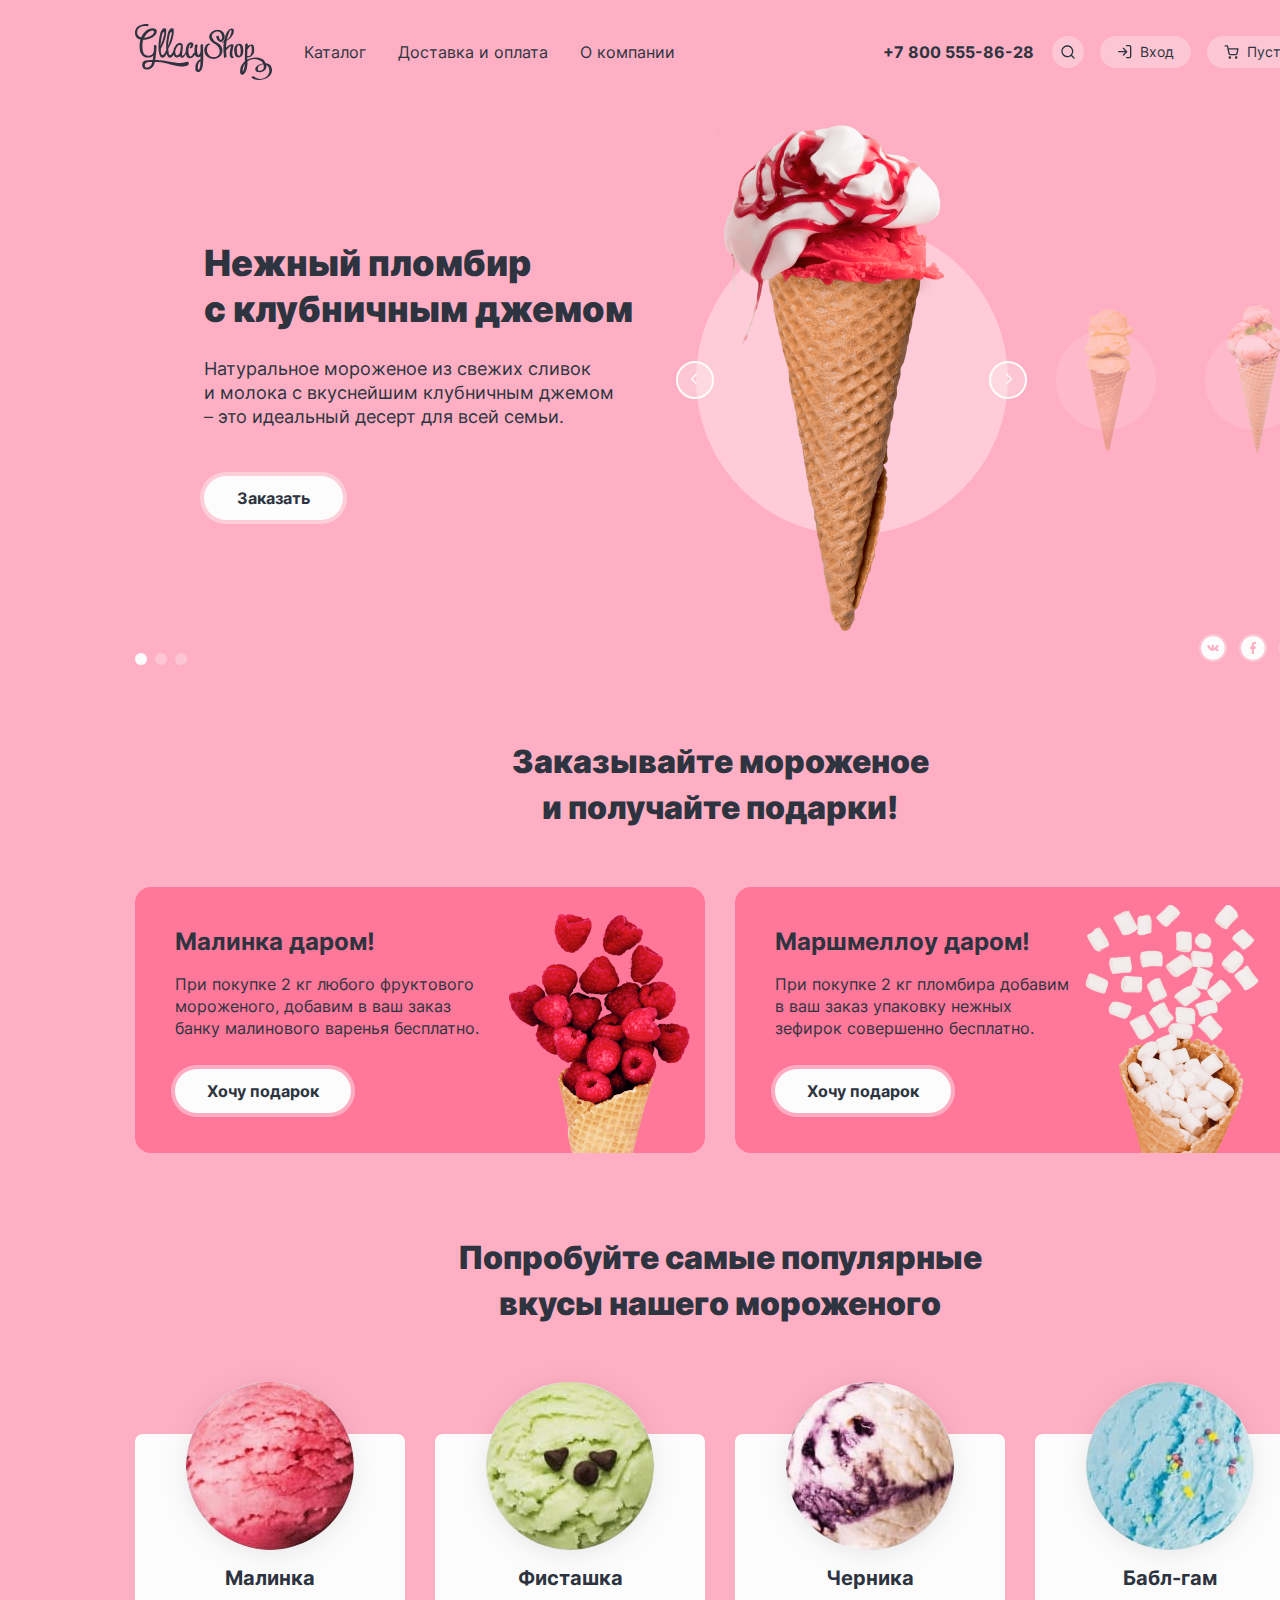
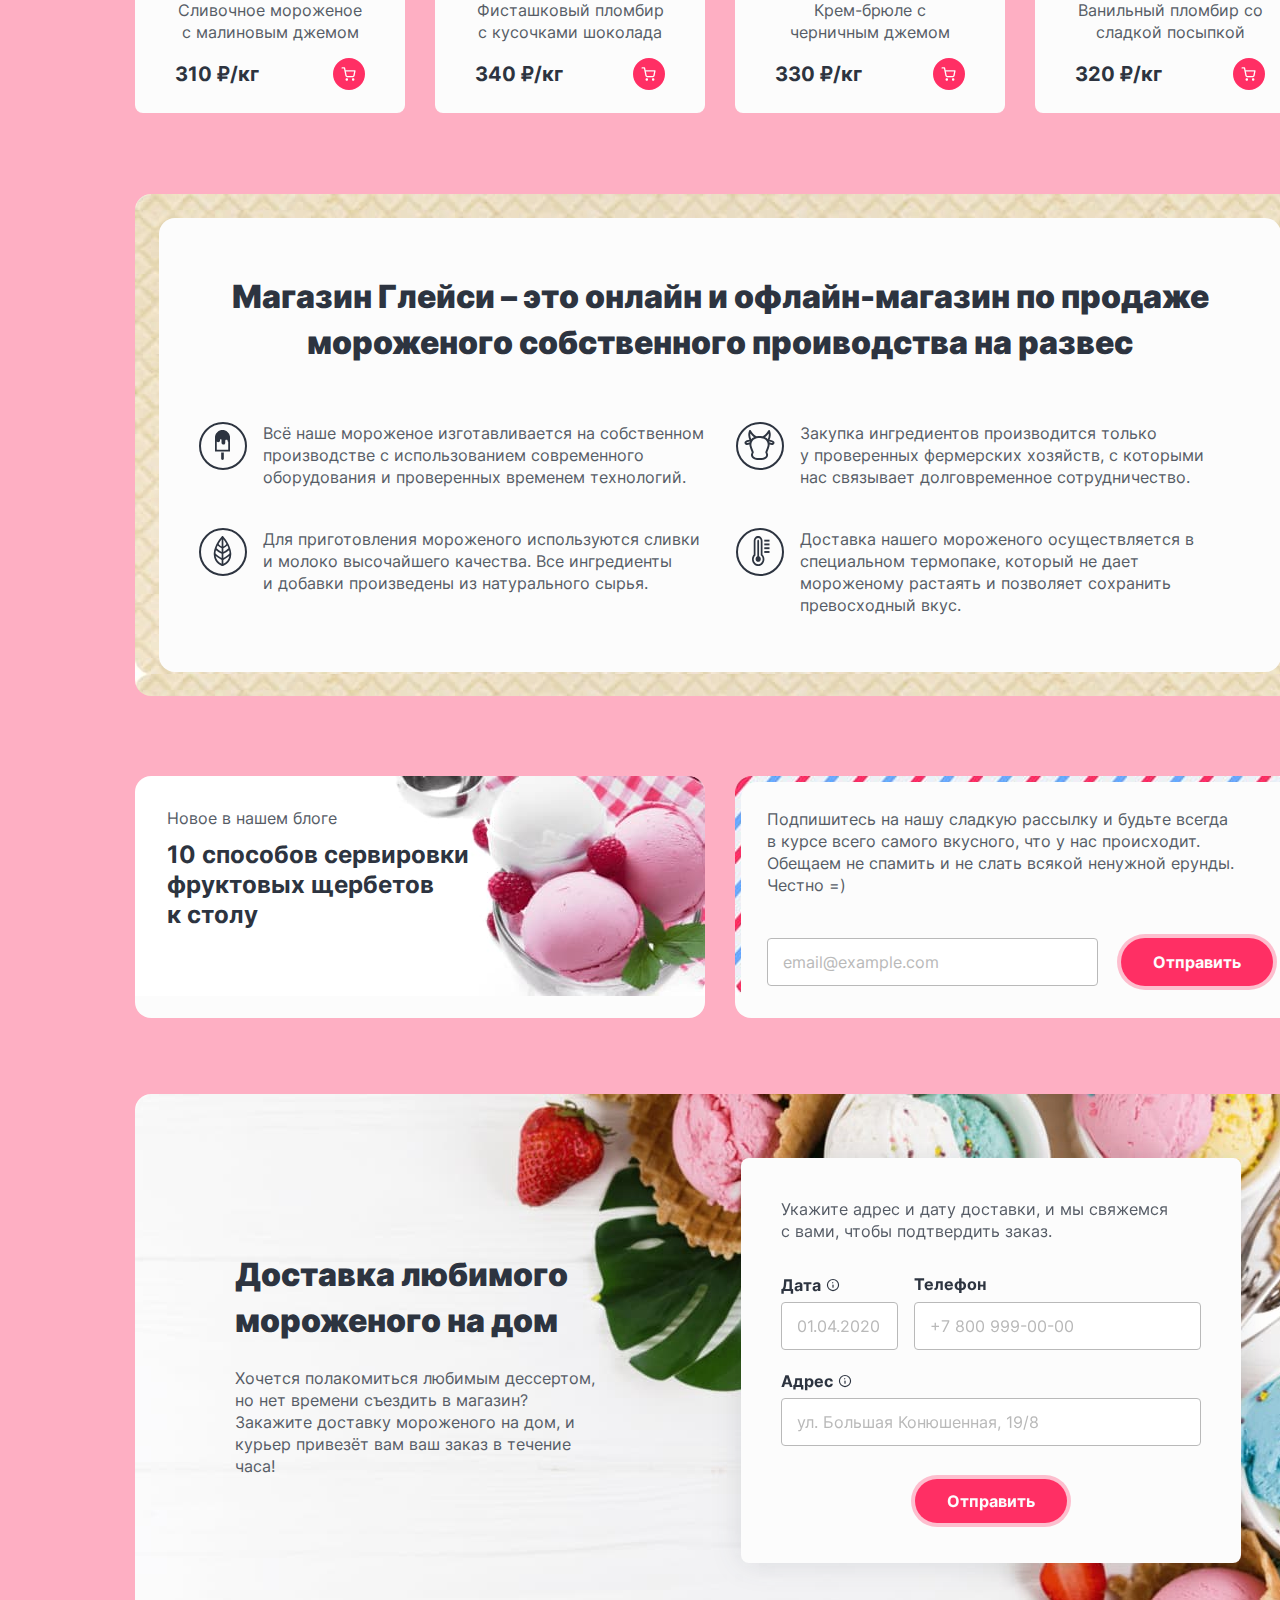
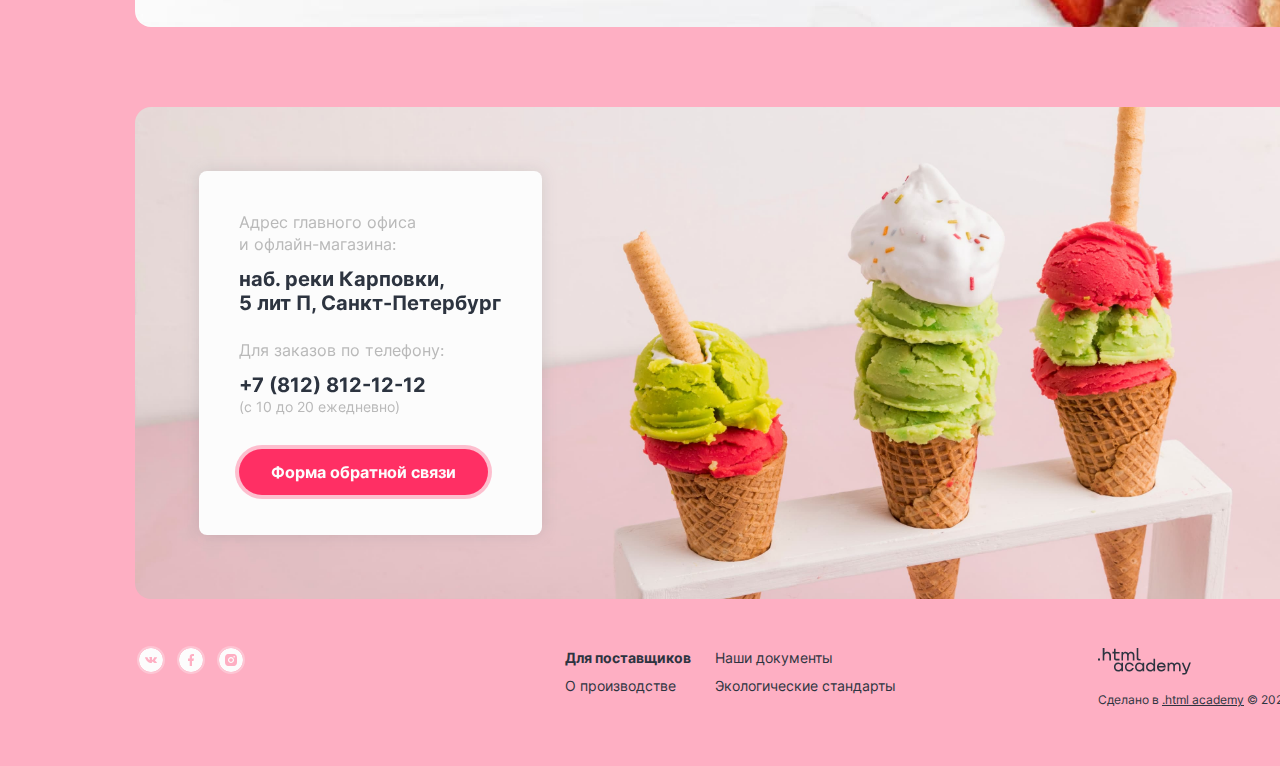
<file: index.html>
<!DOCTYPE html>
<html lang="ru">
  <head>
    <meta charset="utf-8">
    <meta name="viewport" content="width=device-width, initial-scale=1">
    <title>HTML Academy: Глейси</title>
    <link rel="stylesheet" href="styles/styles.css">
    <link rel="icon" type="image/png" sizes="32x32" href="images/favicon-32.png">
    <link href="https://fonts.googleapis.com/css2?family=Inter:wght@400;700;900&display=swap" rel="stylesheet">
  </head>

  <body class="page-pink page-blue page-yellow">
    <header class="main-header">
      <div class="container page-container">
        <nav class="navigation">
          <a class="logo" href="index.html"><img src="images/logo.svg" alt="Лого магазина мороженного «Глейси»" width="137" height="56"></a>
          <ul class="navigation-list">
            <li class="navigation-item">
              <a class="navigation-link" href="catalog.html" tabindex="-1">Каталог</a>
            </li>
            <li class="navigation-item">
              <a class="navigation-link" tabindex="0">Доставка и оплата</a>
            </li>
            <li class="navigation-item">
              <a class="navigation-link" tabindex="0">О компании</a>
            </li>
          </ul>
          <a class="contact-phone" href="tel:+78005558628">
            <b>+7 800 555-86-28</b>
          </a>
          <ul class="navigation-list navigation-user">
            <li class="navigation-item">
              <a class="navigation-link" href="#" tabindex="0">
                <svg class="navigation-icon" aria-hidden="true" focusable="false" width="16" height="16" xmlns="http://www.w3.org/2000/svg">
                  <path fill-rule="evenodd" clip-rule="evenodd" d="M2.66341 7.33008C2.66341 4.75275 4.75275 2.66341 7.33008 2.66341C9.90741 2.66341 11.9967 4.75275 11.9967 7.33008C11.9967 8.58735 11.4995 9.7285 10.691 10.5676C10.6682 10.5852 10.6462 10.6044 10.6253 10.6253C10.6044 10.6463 10.5852 10.6682 10.5676 10.6911C9.72847 11.4996 8.58734 11.9967 7.33008 11.9967C4.75275 11.9967 2.66341 9.90741 2.66341 7.33008ZM11.0752 12.018C10.0487 12.8391 8.74675 13.3301 7.33008 13.3301C4.01637 13.3301 1.33008 10.6438 1.33008 7.33008C1.33008 4.01637 4.01637 1.33008 7.33008 1.33008C10.6438 1.33008 13.3301 4.01637 13.3301 7.33008C13.3301 8.74676 12.8391 10.0488 12.018 11.0752L14.4681 13.5253C14.7285 13.7857 14.7285 14.2078 14.4681 14.4682C14.2078 14.7285 13.7857 14.7285 13.5253 14.4682L11.0752 12.018Z"/>
                </svg>
                <span class="visually-hidden">Поиск по сайту</span>
              </a>
              <div class="popover popover-navigation-search">
                <input class="field popover-search-field" tabindex="1" type="search" name="search" placeholder="Поиск по сайту">
              </div>
            </li>
            <li class="navigation-item">
              <a class="navigation-link navigation-login" href="#" tabindex="0">
                <svg class="navigation-icon" aria-hidden="true" focusable="false" width="16" height="16" xmlns="http://www.w3.org/2000/svg">
                  <path fill-rule="evenodd" clip-rule="evenodd" d="M9 1.66667C9 1.29848 9.29848 1 9.66667 1H12.3333C12.8638 1 13.3725 1.21071 13.7475 1.58579C14.1226 1.96086 14.3333 2.46957 14.3333 3V12.3333C14.3333 12.8638 14.1226 13.3725 13.7475 13.7475C13.3725 14.1226 12.8638 14.3333 12.3333 14.3333H9.66667C9.29848 14.3333 9 14.0349 9 13.6667C9 13.2985 9.29848 13 9.66667 13H12.3333C12.5101 13 12.6797 12.9298 12.8047 12.8047C12.9298 12.6797 13 12.5101 13 12.3333V3C13 2.82319 12.9298 2.65362 12.8047 2.5286C12.6797 2.40357 12.5101 2.33333 12.3333 2.33333H9.66667C9.29848 2.33333 9 2.03486 9 1.66667ZM5.86189 3.86193C6.12224 3.60158 6.54435 3.60158 6.8047 3.86193L10.1338 7.19103C10.1509 7.20785 10.1671 7.22559 10.1824 7.24416C10.2142 7.28296 10.2411 7.32451 10.2628 7.36795C10.3079 7.45781 10.3333 7.55927 10.3333 7.66667C10.3333 7.77529 10.3074 7.87785 10.2613 7.96846C10.241 8.00841 10.2164 8.04675 10.1876 8.08278C10.1708 8.10378 10.1527 8.12375 10.1335 8.14256L6.8047 11.4714C6.54435 11.7318 6.12224 11.7318 5.86189 11.4714C5.60154 11.2111 5.60154 10.7889 5.86189 10.5286L8.05715 8.33333H1.66667C1.29848 8.33333 1 8.03486 1 7.66667C1 7.29848 1.29848 7 1.66667 7H8.05715L5.86189 4.80474C5.60154 4.54439 5.60154 4.12228 5.86189 3.86193Z"/>
                </svg>
                Вход
              </a>
              <div class="popover popover-navigation-login">
                <h3 class="popover-navigation-login-title">Личный кабинет</h3>
                <form action="https://echo.htmlacademy.ru/" method="post">
                  <div class="popover-navigation-login-email">
                    <label class="visually-hidden" for="login-email">login-email</label>
                    <input class="field popover-login-field" type="email" id="login-email" name="email" placeholder="email@example.com" autocomplete="on">
                  </div>
                  <div class="popover-navigation-login-password">
                    <label class="visually-hidden" for="password">Пароль</label>
                    <input class="field popover-login-field" type="password" id="password" placeholder="······" name="password">
                  </div>
                  <div class="popover-form-wrapper">
                    <button class="button button-navigation-login" type="submit">Войти</button>
                    <div class="popover-container">
                      <a class="popover-forget-password" href="#">Забыли пароль?</a>
                      <a class="popover-registration" href="#">Регистрация</a>
                    </div>
                  </div>
                </form>
              </div>
            </li>
            <li class="navigation-item">
              <a class="navigation-link navigation-cart" href="#" tabindex="0">
                <svg class="navigation-icon" aria-hidden="true" focusable="false" width="16" height="16" xmlns="http://www.w3.org/2000/svg">
                  <path fill-rule="evenodd" clip-rule="evenodd" d="M1.16667 1.25C0.798477 1.25 0.5 1.54848 0.5 1.91667C0.5 2.28486 0.798477 2.58333 1.16667 2.58333H2.93794L3.40537 4.91872C3.40821 4.93667 3.41176 4.95438 3.416 4.97182L4.38338 9.80515L4.3835 9.80571C4.46706 10.2257 4.69562 10.603 5.02921 10.8715C5.36111 11.1387 5.77595 11.2813 6.20183 11.2748H11.8225C12.2484 11.2813 12.6633 11.1387 12.9952 10.8715C13.3289 10.6029 13.5575 10.2254 13.641 9.80515L13.641 9.80515L13.642 9.80016L14.5691 4.93872C14.6063 4.74355 14.5545 4.54195 14.4279 4.38887C14.3012 4.23578 14.1129 4.14716 13.9142 4.14716H4.61072L4.1381 1.78583C4.07574 1.47426 3.80215 1.25 3.4844 1.25H1.16667ZM5.69098 9.54444L4.87759 5.4805H13.1084L12.3328 9.54736C12.31 9.65988 12.2485 9.7609 12.1591 9.83291C12.0691 9.90535 11.9565 9.94383 11.841 9.94162L11.841 9.94149H11.8282H6.19614V9.94137L6.18337 9.94162C6.06787 9.94383 5.95528 9.90535 5.8653 9.83291C5.77531 9.76048 5.71368 9.6587 5.69117 9.5454L5.69098 9.54444ZM4.55739 13.5054C4.55739 12.8175 5.1151 12.2597 5.80307 12.2597C6.49105 12.2597 7.04876 12.8175 7.04876 13.5054C7.04876 14.1934 6.49105 14.7511 5.80307 14.7511C5.1151 14.7511 4.55739 14.1934 4.55739 13.5054ZM10.9307 13.5054C10.9307 12.8175 11.4884 12.2597 12.1764 12.2597C12.8644 12.2597 13.4221 12.8175 13.4221 13.5054C13.4221 14.1934 12.8644 14.7511 12.1764 14.7511C11.4884 14.7511 10.9307 14.1934 10.9307 13.5054Z"/>
                </svg>
                <span class="visually-hidden">Корзина</span>
                Пусто
              </a>
            <div class="popover popover-navigation-cart">
              <p class="popover-navigation-cart-description">Ваша корзина пока пуста</p>
            </div>
            </li>
          </ul>
        </nav>
      </div>
    </header>

    <main class="main-index">
      <div class="page-container">
        <h1 class="visually-hidden">Магазин мороженого "Глейси"</h1>
        <section class="slider">
          <ul class="slider-list">
            <li class="slider-item slide-current">
              <div class="slider-container">
                <h3 class="slider-item-title">Нежный пломбир<br> с клубничным джемом</h3>
                <p class="slider-item-desctiption">Натуральное мороженое из свежих сливок<br> и молока с вкуснейшим клубничным джемом<br> – это идеальный десерт для всей семьи.</p>
                <a class="button slide-button" href="#"><span>Заказать</span></a>
              </div>
              <div class="slider-block">
                <ul class="slider-block-list">
                  <li class="curent-slider-image slider-image-1">
                    <ul class="slider-image-list">
                      <li class="large-img">
                        <img src="images/plombir-starwberryjam-icecream.png" alt="мороженное в конусе" width="306" height="507">
                        <span class="circle"></span>
                      </li>
                      <li class="small-img-1">
                        <img src="images/small-img-banana.png" alt="банановое мороженное в конусе" width="66" height="150">
                      </li>
                      <li class="small-img-2">
                        <img src="images/small-img-caramel.png" alt="карамелевое мороженное в конусе" width="66" height="150">
                      </li>
                    </ul>
                  </li>
                  <li class="slider-image-2">
                    <ul class="slider-image-list">
                      <li class="large-img">
                        <img src="images/plombir-banana-icecream.png" alt="мороженное в конусе">
                        <span class="circle"></span></li>
                      <li class="small-img-1">
                        <img src="images/small-img-caramel.png" alt="карамелевое мороженное в конусе" width="66" height="150">
                      </li>
                      <li class="small-img-2">
                        <img src="images/small-plombir-starwberryjam-icecream.png" alt="пломбирное клубнично-джемовое мороженное в конусе" width="66" height="150">
                      </li>
                    </ul>
                  </li>
                  <li class="slider-image-3">
                    <ul class="slider-image-list">
                      <li class="large-img">
                        <img src="images/caramel-conus-icecream.png" alt="мороженное в конусе">
                        <span class="circle"></span>
                      </li>
                      <li class="small-img-1">
                        <img src="images/small-plombir-starwberryjam-icecream.png" alt="пломбирное клубнично-джемовое мороженное в конусе" width="66" height="150">
                      </li>
                      <li class="small-img-2">
                        <img src="images/small-img-banana.png" alt="банановое мороженное в конусе" width="66" height="150">
                      </li>
                    </ul>
                  </li>
                </ul>
                <div class="slider-controls">
                  <button class="slider-button slider-next" type="button">
                    <svg width="16" height="16" fill="none" xmlns="http://www.w3.org/2000/svg">
                      <path fill-rule="evenodd" clip-rule="evenodd" d="M9.80335 3.80515C10.063 3.54545 10.063 3.12439 9.80335 2.8647C9.54365 2.605 9.12259 2.605 8.8629 2.8647L4.19482 7.53277C3.93597 7.79162 3.93512 8.21075 4.19226 8.47065C4.19342 8.47183 4.19459 8.47301 4.19576 8.47418L8.86384 13.1423C9.12354 13.402 9.54459 13.402 9.80429 13.1423C10.064 12.8826 10.064 12.4615 9.80429 12.2018L5.60549 8.00301L9.80335 3.80515Z"/>
                    </svg>
                    <span class="visually-hidden">Предыдущее фото</span>
                  </button>
                  <button class="slider-button slider-prev" type="button">
                    <svg width="16" height="16" fill="none" xmlns="http://www.w3.org/2000/svg">
                      <path fill-rule="evenodd" clip-rule="evenodd" d="M7.13526 2.8647C6.87557 2.605 6.45451 2.605 6.19481 2.8647C5.93511 3.12439 5.93511 3.54545 6.19481 3.80515L10.3961 8.00643L6.19477 12.2077C5.93508 12.4674 5.93508 12.8885 6.19477 13.1482C6.45447 13.4079 6.87553 13.4079 7.13523 13.1482L11.804 8.47944C11.8049 8.47852 11.8058 8.47759 11.8068 8.47666C12.0665 8.21696 12.0665 7.79591 11.8068 7.53621L7.13526 2.8647Z"/>
                    </svg>
                    <span class="visually-hidden">Следующее фото</span>
                  </button>
                </div>
              </div>
            </li>
            <li class="slider-item slide">
              <div class="slider-container">
                <h3 class="slider-item-title">Сливочное мороженое<br> со вкусом банана</h3>
                <p class="slider-item-desctiption">Сливочное мороженое с ярким банановым вкусом подарит вам свежесть и наслаждение даже в самый жаркий летний день.</p>
                <a class="button slide-button" href="#"><span>Заказать</span></a>
              </div>
              <div class="slider-block">
                <ul class="slider-block-list">
                  <li class="slider-image-1">
                    <ul class="slider-image-list">
                      <li class="large-img">
                        <img src="images/plombir-starwberryjam-icecream.png" alt="мороженное в конусе" width="306" height="507">
                        <span class="circle"></span>
                      </li>
                      <li class="small-img-1">
                        <img src="images/small-img-banana.png" alt="банановое мороженное в конусе" width="66" height="150">
                      </li>
                      <li class="small-img-2">
                        <img src="images/small-img-caramel.png" alt="карамелевое мороженное в конусе" width="66" height="150">
                      </li>
                    </ul>
                  </li>
                  <li class="curent-slider-image slider-image-2">
                    <ul class="slider-image-list">
                      <li class="large-img">
                        <img src="images/plombir-banana-icecream.png" alt="мороженное в конусе">
                        <span class="circle"></span></li>
                      <li class="small-img-1">
                        <img src="images/small-img-caramel.png" alt="карамелевое мороженное в конусе" width="66" height="150">
                      </li>
                      <li class="small-img-2">
                        <img src="images/small-plombir-starwberryjam-icecream.png" alt="пломбирное клубнично-джемовое мороженное в конусе" width="66" height="150">
                      </li>
                    </ul>
                  </li>
                  <li class="slider-image-3">
                    <ul class="slider-image-list">
                      <li class="large-img">
                        <img src="images/caramel-conus-icecream.png" alt="мороженное в конусе">
                        <span class="circle"></span>
                      </li>
                      <li class="small-img-1">
                        <img src="images/small-plombir-starwberryjam-icecream.png" alt="пломбирное клубнично-джемовое мороженное в конусе" width="66" height="150">
                      </li>
                      <li class="small-img-2">
                        <img src="images/small-img-banana.png" alt="банановое мороженное в конусе" width="66" height="150">
                      </li>
                    </ul>
                  </li>
                </ul>
                <div class="slider-controls">
                  <button class="slider-button slider-next" type="button">
                    <svg width="16" height="16" fill="none" xmlns="http://www.w3.org/2000/svg">
                      <path fill-rule="evenodd" clip-rule="evenodd" d="M9.80335 3.80515C10.063 3.54545 10.063 3.12439 9.80335 2.8647C9.54365 2.605 9.12259 2.605 8.8629 2.8647L4.19482 7.53277C3.93597 7.79162 3.93512 8.21075 4.19226 8.47065C4.19342 8.47183 4.19459 8.47301 4.19576 8.47418L8.86384 13.1423C9.12354 13.402 9.54459 13.402 9.80429 13.1423C10.064 12.8826 10.064 12.4615 9.80429 12.2018L5.60549 8.00301L9.80335 3.80515Z"/>
                    </svg>
                    <span class="visually-hidden">Предыдущее фото</span>
                  </button>
                  <button class="slider-button slider-prev" type="button">
                    <svg width="16" height="16" fill="none" xmlns="http://www.w3.org/2000/svg">
                      <path fill-rule="evenodd" clip-rule="evenodd" d="M7.13526 2.8647C6.87557 2.605 6.45451 2.605 6.19481 2.8647C5.93511 3.12439 5.93511 3.54545 6.19481 3.80515L10.3961 8.00643L6.19477 12.2077C5.93508 12.4674 5.93508 12.8885 6.19477 13.1482C6.45447 13.4079 6.87553 13.4079 7.13523 13.1482L11.804 8.47944C11.8049 8.47852 11.8058 8.47759 11.8068 8.47666C12.0665 8.21696 12.0665 7.79591 11.8068 7.53621L7.13526 2.8647Z"/>
                    </svg>
                    <span class="visually-hidden">Следующее фото</span>
                  </button>
                </div>
              </div>
            </li>
            <li class="slider-item slide">
              <div class="slider-container">
                <h3 class="slider-item-title">Карамельный пломбир<br> с маршмеллоу</h3>
                <p class="slider-item-desctiption">Необычный сладкий десерт с карамельным топпингом и кусочками зефира завоюет сердца сладкоежек всех возрастов.</p>
                <a class="button slide-button" href="#"><span>Заказать</span></a>
              </div>
              <div class="slider-block">
                <ul class="slider-block-list">
                  <li class="slider-image-1">
                    <ul class="slider-image-list">
                      <li class="large-img">
                        <img src="images/plombir-starwberryjam-icecream.png" alt="мороженное в конусе" width="306" height="507">
                        <span class="circle"></span>
                      </li>
                      <li class="small-img-1">
                        <img src="images/small-img-banana.png" alt="банановое мороженное в конусе" width="66" height="150">
                      </li>
                      <li class="small-img-2">
                        <img src="images/small-img-caramel.png" alt="карамелевое мороженное в конусе" width="66" height="150">
                      </li>
                    </ul>
                  </li>
                  <li class="slider-image-2">
                    <ul class="slider-image-list">
                      <li class="large-img">
                        <img src="images/plombir-banana-icecream.png" alt="мороженное в конусе">
                        <span class="circle"></span></li>
                      <li class="small-img-1">
                        <img src="images/small-img-caramel.png" alt="карамелевое мороженное в конусе" width="66" height="150">
                      </li>
                      <li class="small-img-2">
                        <img src="images/small-plombir-starwberryjam-icecream.png" alt="пломбирное клубнично-джемовое мороженное в конусе" width="66" height="150">
                      </li>
                    </ul>
                  </li>
                  <li class="curent-slider-image slider-image-3">
                    <ul class="slider-image-list">
                      <li class="large-img">
                        <img src="images/caramel-conus-icecream.png" alt="мороженное в конусе">
                        <span class="circle"></span>
                      </li>
                      <li class="small-img-1">
                        <img src="images/small-plombir-starwberryjam-icecream.png" alt="пломбирное клубнично-джемовое мороженное в конусе" width="66" height="150">
                      </li>
                      <li class="small-img-2">
                        <img src="images/small-img-banana.png" alt="банановое мороженное в конусе" width="66" height="150">
                      </li>
                    </ul>
                  </li>
                </ul>
                <div class="slider-controls">
                  <button class="slider-button slider-next" type="button">
                    <svg width="16" height="16" fill="none" xmlns="http://www.w3.org/2000/svg">
                      <path fill-rule="evenodd" clip-rule="evenodd" d="M9.80335 3.80515C10.063 3.54545 10.063 3.12439 9.80335 2.8647C9.54365 2.605 9.12259 2.605 8.8629 2.8647L4.19482 7.53277C3.93597 7.79162 3.93512 8.21075 4.19226 8.47065C4.19342 8.47183 4.19459 8.47301 4.19576 8.47418L8.86384 13.1423C9.12354 13.402 9.54459 13.402 9.80429 13.1423C10.064 12.8826 10.064 12.4615 9.80429 12.2018L5.60549 8.00301L9.80335 3.80515Z"/>
                    </svg>
                    <span class="visually-hidden">Предыдущее фото</span>
                  </button>
                  <button class="slider-button slider-prev" type="button">
                    <svg width="16" height="16" fill="none" xmlns="http://www.w3.org/2000/svg">
                      <path fill-rule="evenodd" clip-rule="evenodd" d="M7.13526 2.8647C6.87557 2.605 6.45451 2.605 6.19481 2.8647C5.93511 3.12439 5.93511 3.54545 6.19481 3.80515L10.3961 8.00643L6.19477 12.2077C5.93508 12.4674 5.93508 12.8885 6.19477 13.1482C6.45447 13.4079 6.87553 13.4079 7.13523 13.1482L11.804 8.47944C11.8049 8.47852 11.8058 8.47759 11.8068 8.47666C12.0665 8.21696 12.0665 7.79591 11.8068 7.53621L7.13526 2.8647Z"/>
                    </svg>
                    <span class="visually-hidden">Следующее фото</span>
                  </button>
                </div>
              </div>
            </li>
          </ul>
          <div class="wrapper-slider-footer">
            <div class="slider-pagination">
              <button class="button-pagination-slider current-slider-pagination" type="button" aria-label="Первый слайд"></button>
              <button class="button-pagination-slider" type="button" aria-label="Второй слайд"></button>
              <button class="button-pagination-slider" type="button" aria-label="Третий слайд"></button>
            </div>
            <div class="social-container">
              <h3 class="visually-hidden">Социальные сети</h3>
                <ul class="social-list">
                  <li class="social-item">
                    <a class="footer-social-link" href="https://vk.com/htmlacademy">
                      <span class="visually-hidden">ВКонтакте</span>
                      <svg width="24" height="24" viewBox="0 0 24 24" fill="none" xmlns="http://www.w3.org/2000/svg">
                        <path fill-rule="evenodd" clip-rule="evenodd" d="M24 12C24 18.6274 18.6274 24 12 24C5.37258 24 0 18.6274 0 12C0 5.37258 5.37258 0 12 0C18.6274 0 24 5.37258 24 12ZM12.5884 14.9749H11.8711C11.8711 14.9749 10.2885 15.0584 8.89479 13.7867C7.37486 12.3995 6.03249 9.64702 6.03249 9.64702C6.03249 9.64702 5.95511 9.46654 6.03917 9.3793C6.13366 9.28121 6.39106 9.27493 6.39106 9.27493L8.10567 9.26508C8.10567 9.26508 8.26727 9.28878 8.38294 9.36317C8.47824 9.42457 8.53167 9.53936 8.53167 9.53936C8.53167 9.53936 8.80878 10.1536 9.17581 10.7093C9.89212 11.7942 10.2258 12.0315 10.469 11.9152C10.8233 11.7458 10.7171 10.3816 10.7171 10.3816C10.7171 10.3816 10.7236 9.88646 10.5387 9.66601C10.3955 9.4951 10.1254 9.44527 10.0062 9.43128C9.90971 9.42 10.0681 9.22367 10.2733 9.13558C10.5819 9.00308 11.1268 8.99551 11.7706 9.00136C12.2722 9.00579 12.4165 9.0332 12.6127 9.07475C13.0677 9.17105 13.0536 9.47963 13.0229 10.1454C13.0138 10.3444 13.0032 10.5752 13.0032 10.8418C13.0032 10.9018 13.0012 10.9657 12.9991 11.0315C12.9885 11.3725 12.9763 11.7629 13.2324 11.908C13.3637 11.9822 13.6849 11.9191 14.4884 10.7233C14.8693 10.1566 15.1549 9.49024 15.1549 9.49024C15.1549 9.49024 15.2173 9.37145 15.3142 9.32048C15.4134 9.26851 15.5472 9.2845 15.5472 9.2845L17.3515 9.27465C17.3515 9.27465 17.8937 9.21796 17.9815 9.43242C18.0735 9.65758 17.7788 10.1833 17.0417 11.0444C16.3463 11.8567 16.006 12.1587 16.0328 12.4236C16.0527 12.6198 16.2739 12.7957 16.7015 13.1436C17.5897 13.8661 17.8264 14.2455 17.8827 14.3357C17.8872 14.343 17.8906 14.3484 17.893 14.3519C18.2905 14.9296 17.4522 14.9749 17.4522 14.9749L15.8497 14.9944C15.8497 14.9944 15.5053 15.0543 15.0521 14.7814C14.8151 14.6388 14.5833 14.406 14.3626 14.1842C14.0251 13.8451 13.7131 13.5316 13.4469 13.6056C13.0002 13.7298 13.0143 14.5734 13.0143 14.5734C13.0143 14.5734 13.0175 14.7536 12.9157 14.8495C12.8051 14.954 12.5884 14.9749 12.5884 14.9749Z"/>
                      </svg>
                    </a>
                  </li>
                  <li class="social-item">
                    <a class="footer-social-link" href="#">
                      <span class="visually-hidden">Фейсбук</span>
                      <svg width="24" height="24" viewBox="0 0 24 24" fill="none" xmlns="http://www.w3.org/2000/svg">
                        <path fill-rule="evenodd" clip-rule="evenodd" d="M24 12C24 18.6274 18.6274 24 12 24C5.37258 24 0 18.6274 0 12C0 5.37258 5.37258 0 12 0C18.6274 0 24 5.37258 24 12ZM14.4286 12.9H13V18H10.7143V12.9H9V10.5H10.7143V8.82C10.7143 6.9942 11.816 6 13.3674 6C14.1103 6 14.8137 6.0582 15 6.084V8.1H14.1429C13 8.1 13 8.682 13 9.3V10.5H15L14.4286 12.9Z" fill="#FCFCFC"/>
                      </svg>
                    </a>
                  </li>
                  <li class="social-item">
                    <a class="footer-social-link" href="#">
                      <span class="visually-hidden">Инстаграм</span>
                      <svg width="24" height="24" viewBox="0 0 24 24" fill="none" xmlns="http://www.w3.org/2000/svg">
                        <path fill-rule="evenodd" clip-rule="evenodd" d="M24 12C24 18.6274 18.6274 24 12 24C5.37258 24 0 18.6274 0 12C0 5.37258 5.37258 0 12 0C18.6274 0 24 5.37258 24 12ZM14.4732 6.036C13.8336 6.006 13.6302 6 12 6C10.3698 6 10.1664 6.0078 9.5268 6.036C8.8872 6.066 8.4528 6.1662 8.07 6.315C7.66946 6.46544 7.3066 6.70154 7.0068 7.0068C6.70128 7.30639 6.46514 7.66931 6.315 8.07C6.1662 8.4528 6.066 8.8872 6.036 9.5268C6.006 10.1664 6 10.3698 6 12C6 13.6302 6.0078 13.8336 6.036 14.4732C6.066 15.1122 6.1662 15.5478 6.315 15.93C6.46556 16.3305 6.70164 16.6933 7.0068 16.9932C7.30652 17.2986 7.6694 17.5347 8.07 17.685C8.4528 17.8332 8.8878 17.934 9.5268 17.964C10.1664 17.994 10.3698 18 12 18C13.6302 18 13.8336 17.9922 14.4732 17.964C15.1122 17.934 15.5478 17.8332 15.93 17.685C16.3304 17.5343 16.6932 17.2982 16.9932 16.9932C17.2987 16.6936 17.5348 16.3307 17.685 15.93C17.8332 15.5472 17.934 15.1122 17.964 14.4732C17.994 13.8336 18 13.6302 18 12C18 10.3698 17.9922 10.1664 17.964 9.5268C17.934 8.8878 17.8332 8.4522 17.685 8.07C17.5344 7.66955 17.2983 7.30674 16.9932 7.0068C16.6596 6.6738 16.326 6.4674 15.93 6.315C15.5472 6.1662 15.1122 6.066 14.4732 6.036ZM9.87868 9.87868C10.4413 9.31607 11.2044 9 12 9C12.7956 9 13.5587 9.31607 14.1213 9.87868C14.6839 10.4413 15 11.2044 15 12C15 12.7956 14.6839 13.5587 14.1213 14.1213C13.5587 14.6839 12.7956 15 12 15C11.2044 15 10.4413 14.6839 9.87868 14.1213C9.31607 13.5587 9 12.7956 9 12C9 11.2044 9.31607 10.4413 9.87868 9.87868ZM15.6803 8.31967C15.821 8.46032 15.9 8.65109 15.9 8.85C15.9 9.04891 15.821 9.23968 15.6803 9.38033C15.5397 9.52098 15.3489 9.6 15.15 9.6C14.9511 9.6 14.7603 9.52098 14.6197 9.38033C14.479 9.23968 14.4 9.04891 14.4 8.85C14.4 8.65109 14.479 8.46032 14.6197 8.31967C14.7603 8.17902 14.9511 8.1 15.15 8.1C15.3489 8.1 15.5397 8.17902 15.6803 8.31967ZM13.2728 10.7272C12.9352 10.3896 12.4774 10.2 12 10.2C11.5226 10.2 11.0648 10.3896 10.7272 10.7272C10.3896 11.0648 10.2 11.5226 10.2 12C10.2 12.4774 10.3896 12.9352 10.7272 13.2728C11.0648 13.6104 11.5226 13.8 12 13.8C12.4774 13.8 12.9352 13.6104 13.2728 13.2728C13.6104 12.9352 13.8 12.4774 13.8 12C13.8 11.5226 13.6104 11.0648 13.2728 10.7272Z" fill="#FCFCFC"/>
                      </svg>
                    </a>
                  </li>
                </ul>
            </div>
          </div>
        </section>
        <section class="gift">
          <h2 class="headline gift-headline">Заказывайте мороженое и получайте подарки!</h2>
          <ul class="gift-list">
            <li class="gift-item">
                <h3 class="gift-title">Малинка даром!</h3>
                <p class="gift-description">При покупке 2 кг любого фруктового мороженого, добавим в ваш заказ банку малинового варенья бесплатно.</p>
                <button class="button gift-button" type="button">Хочу подарок</button>
            </li>
            <li class="gift-item">
                <h3 class="gift-title">Маршмеллоу даром!</h3>
                <p class="gift-description">При покупке 2 кг пломбира добавим<br> в ваш заказ упаковку нежных<br> зефирок совершенно бесплатно.</p>
                <button class="button gift-button" type="button">Хочу подарок</button>
            </li>
          </ul>
        </section>
        <section class="offer">
          <h2 class="headline offer-headline">Попробуйте самые популярные вкусы нашего мороженого</h2>
          <ul class="offer-list">
            <li class="product-card-item">
              <img src="images/catalog/raspberry_ice_cream.jpg"  alt="Фотография мороженного" width="168" height="168">
              <h3 class="product-card-title">Малинка</h3>
              <p class="product-card-description">Сливочное мороженое с малиновым джемом</p>
              <div class="product-card-price-container">
                <b class="product-card-price">310 ₽/кг</b>
                <a href="#" class="product-card-button">
                  <svg class="product-card-icon" aria-hidden="true" focusable="false" width="16" height="16" xmlns="http://www.w3.org/2000/svg">
                    <path fill-rule="evenodd" clip-rule="evenodd" d="M1.16667 1.25C0.798477 1.25 0.5 1.54848 0.5 1.91667C0.5 2.28486 0.798477 2.58333 1.16667 2.58333H2.93794L3.40537 4.91872C3.40821 4.93667 3.41176 4.95438 3.416 4.97182L4.38338 9.80515L4.3835 9.80571C4.46706 10.2257 4.69562 10.603 5.02921 10.8715C5.36111 11.1387 5.77595 11.2813 6.20183 11.2748H11.8225C12.2484 11.2813 12.6633 11.1387 12.9952 10.8715C13.3289 10.6029 13.5575 10.2254 13.641 9.80515L13.641 9.80515L13.642 9.80016L14.5691 4.93872C14.6063 4.74355 14.5545 4.54195 14.4279 4.38887C14.3012 4.23578 14.1129 4.14716 13.9142 4.14716H4.61072L4.1381 1.78583C4.07574 1.47426 3.80215 1.25 3.4844 1.25H1.16667ZM5.69098 9.54444L4.87759 5.4805H13.1084L12.3328 9.54736C12.31 9.65988 12.2485 9.7609 12.1591 9.83291C12.0691 9.90535 11.9565 9.94383 11.841 9.94162L11.841 9.94149H11.8282H6.19614V9.94137L6.18337 9.94162C6.06787 9.94383 5.95528 9.90535 5.8653 9.83291C5.77531 9.76048 5.71368 9.6587 5.69117 9.5454L5.69098 9.54444ZM4.55739 13.5054C4.55739 12.8175 5.1151 12.2597 5.80307 12.2597C6.49105 12.2597 7.04876 12.8175 7.04876 13.5054C7.04876 14.1934 6.49105 14.7511 5.80307 14.7511C5.1151 14.7511 4.55739 14.1934 4.55739 13.5054ZM10.9307 13.5054C10.9307 12.8175 11.4884 12.2597 12.1764 12.2597C12.8644 12.2597 13.4221 12.8175 13.4221 13.5054C13.4221 14.1934 12.8644 14.7511 12.1764 14.7511C11.4884 14.7511 10.9307 14.1934 10.9307 13.5054Z"/>
                  </svg>
                  <span class="visually-hidden">Купить</span>
                </a>
              </div>
            </li>
            <li class="product-card-item">
              <img src="images/catalog/pistachio_ice_cream.jpg" alt="Фотография мороженного" width="168" height="168">
              <h3 class="product-card-title">Фисташка</h3>
              <p class="product-card-description">Фисташковый пломбир с кусочками шоколада</p>
              <div class="product-card-price-container">
                <b class="product-card-price">340 ₽/кг</b>
                <a href="#" class="product-card-button">
                  <svg class="product-card-icon" aria-hidden="true" focusable="false" width="16" height="16" xmlns="http://www.w3.org/2000/svg">
                    <path fill-rule="evenodd" clip-rule="evenodd" d="M1.16667 1.25C0.798477 1.25 0.5 1.54848 0.5 1.91667C0.5 2.28486 0.798477 2.58333 1.16667 2.58333H2.93794L3.40537 4.91872C3.40821 4.93667 3.41176 4.95438 3.416 4.97182L4.38338 9.80515L4.3835 9.80571C4.46706 10.2257 4.69562 10.603 5.02921 10.8715C5.36111 11.1387 5.77595 11.2813 6.20183 11.2748H11.8225C12.2484 11.2813 12.6633 11.1387 12.9952 10.8715C13.3289 10.6029 13.5575 10.2254 13.641 9.80515L13.641 9.80515L13.642 9.80016L14.5691 4.93872C14.6063 4.74355 14.5545 4.54195 14.4279 4.38887C14.3012 4.23578 14.1129 4.14716 13.9142 4.14716H4.61072L4.1381 1.78583C4.07574 1.47426 3.80215 1.25 3.4844 1.25H1.16667ZM5.69098 9.54444L4.87759 5.4805H13.1084L12.3328 9.54736C12.31 9.65988 12.2485 9.7609 12.1591 9.83291C12.0691 9.90535 11.9565 9.94383 11.841 9.94162L11.841 9.94149H11.8282H6.19614V9.94137L6.18337 9.94162C6.06787 9.94383 5.95528 9.90535 5.8653 9.83291C5.77531 9.76048 5.71368 9.6587 5.69117 9.5454L5.69098 9.54444ZM4.55739 13.5054C4.55739 12.8175 5.1151 12.2597 5.80307 12.2597C6.49105 12.2597 7.04876 12.8175 7.04876 13.5054C7.04876 14.1934 6.49105 14.7511 5.80307 14.7511C5.1151 14.7511 4.55739 14.1934 4.55739 13.5054ZM10.9307 13.5054C10.9307 12.8175 11.4884 12.2597 12.1764 12.2597C12.8644 12.2597 13.4221 12.8175 13.4221 13.5054C13.4221 14.1934 12.8644 14.7511 12.1764 14.7511C11.4884 14.7511 10.9307 14.1934 10.9307 13.5054Z"/>
                  </svg>
                  <span class="visually-hidden">Купить</span>
                </a>
              </div>
            </li>
            <li class="product-card-item">
              <img src="images/catalog/blueberry_ice_cream.jpg" alt="Фотография мороженного" width="168" height="168">
              <h3 class="product-card-title">Черника</h3>
              <p class="product-card-description">Крем-брюле с черничным джемом</p>
              <div class="product-card-price-container">
                <b class="product-card-price">330 ₽/кг</b>
                <a href="#" class="product-card-button">
                  <svg class="product-card-icon" aria-hidden="true" focusable="false" width="16" height="16" xmlns="http://www.w3.org/2000/svg">
                    <path fill-rule="evenodd" clip-rule="evenodd" d="M1.16667 1.25C0.798477 1.25 0.5 1.54848 0.5 1.91667C0.5 2.28486 0.798477 2.58333 1.16667 2.58333H2.93794L3.40537 4.91872C3.40821 4.93667 3.41176 4.95438 3.416 4.97182L4.38338 9.80515L4.3835 9.80571C4.46706 10.2257 4.69562 10.603 5.02921 10.8715C5.36111 11.1387 5.77595 11.2813 6.20183 11.2748H11.8225C12.2484 11.2813 12.6633 11.1387 12.9952 10.8715C13.3289 10.6029 13.5575 10.2254 13.641 9.80515L13.641 9.80515L13.642 9.80016L14.5691 4.93872C14.6063 4.74355 14.5545 4.54195 14.4279 4.38887C14.3012 4.23578 14.1129 4.14716 13.9142 4.14716H4.61072L4.1381 1.78583C4.07574 1.47426 3.80215 1.25 3.4844 1.25H1.16667ZM5.69098 9.54444L4.87759 5.4805H13.1084L12.3328 9.54736C12.31 9.65988 12.2485 9.7609 12.1591 9.83291C12.0691 9.90535 11.9565 9.94383 11.841 9.94162L11.841 9.94149H11.8282H6.19614V9.94137L6.18337 9.94162C6.06787 9.94383 5.95528 9.90535 5.8653 9.83291C5.77531 9.76048 5.71368 9.6587 5.69117 9.5454L5.69098 9.54444ZM4.55739 13.5054C4.55739 12.8175 5.1151 12.2597 5.80307 12.2597C6.49105 12.2597 7.04876 12.8175 7.04876 13.5054C7.04876 14.1934 6.49105 14.7511 5.80307 14.7511C5.1151 14.7511 4.55739 14.1934 4.55739 13.5054ZM10.9307 13.5054C10.9307 12.8175 11.4884 12.2597 12.1764 12.2597C12.8644 12.2597 13.4221 12.8175 13.4221 13.5054C13.4221 14.1934 12.8644 14.7511 12.1764 14.7511C11.4884 14.7511 10.9307 14.1934 10.9307 13.5054Z"/>
                  </svg>
                  <span class="visually-hidden">Купить</span>
                </a>
              </div>
            </li>
            <li class="product-card-item">
              <img src="images/catalog/bubble_gum_ice_cream.jpg" alt="Фотография мороженного" width="168" height="168">
              <h3 class="product-card-title">Бабл-гам</h3>
              <p class="product-card-description">Ванильный пломбир со сладкой посыпкой</p>
              <div class="product-card-price-container">
                <b class="product-card-price">320 ₽/кг</b>
                <a href="#" class="product-card-button">
                  <svg class="product-card-icon" aria-hidden="true" focusable="false" width="16" height="16" xmlns="http://www.w3.org/2000/svg">
                    <path fill-rule="evenodd" clip-rule="evenodd" d="M1.16667 1.25C0.798477 1.25 0.5 1.54848 0.5 1.91667C0.5 2.28486 0.798477 2.58333 1.16667 2.58333H2.93794L3.40537 4.91872C3.40821 4.93667 3.41176 4.95438 3.416 4.97182L4.38338 9.80515L4.3835 9.80571C4.46706 10.2257 4.69562 10.603 5.02921 10.8715C5.36111 11.1387 5.77595 11.2813 6.20183 11.2748H11.8225C12.2484 11.2813 12.6633 11.1387 12.9952 10.8715C13.3289 10.6029 13.5575 10.2254 13.641 9.80515L13.641 9.80515L13.642 9.80016L14.5691 4.93872C14.6063 4.74355 14.5545 4.54195 14.4279 4.38887C14.3012 4.23578 14.1129 4.14716 13.9142 4.14716H4.61072L4.1381 1.78583C4.07574 1.47426 3.80215 1.25 3.4844 1.25H1.16667ZM5.69098 9.54444L4.87759 5.4805H13.1084L12.3328 9.54736C12.31 9.65988 12.2485 9.7609 12.1591 9.83291C12.0691 9.90535 11.9565 9.94383 11.841 9.94162L11.841 9.94149H11.8282H6.19614V9.94137L6.18337 9.94162C6.06787 9.94383 5.95528 9.90535 5.8653 9.83291C5.77531 9.76048 5.71368 9.6587 5.69117 9.5454L5.69098 9.54444ZM4.55739 13.5054C4.55739 12.8175 5.1151 12.2597 5.80307 12.2597C6.49105 12.2597 7.04876 12.8175 7.04876 13.5054C7.04876 14.1934 6.49105 14.7511 5.80307 14.7511C5.1151 14.7511 4.55739 14.1934 4.55739 13.5054ZM10.9307 13.5054C10.9307 12.8175 11.4884 12.2597 12.1764 12.2597C12.8644 12.2597 13.4221 12.8175 13.4221 13.5054C13.4221 14.1934 12.8644 14.7511 12.1764 14.7511C11.4884 14.7511 10.9307 14.1934 10.9307 13.5054Z"/>
                  </svg>
                  <span class="visually-hidden">Купить</span>
                </a>
              </div>
            </li>
          </ul>
        </section>
        <section  class="advantages">
          <div class="advantages-container">
          <h2 class="headline advantages-headline">Магазин Глейси – это онлайн и офлайн-магазин по продаже мороженого собственного проиводства на развес</h2>
          <ul class="advantages-list">
            <li class="advatages-items">
              <div class="wrapper-advantages-svg">
              <svg width="12" height="24" viewBox="0 0 12 24" fill="none" xmlns="http://www.w3.org/2000/svg">
                <path d="M6 0C4.53149 0.00170022 3.11447 0.541271 2.01674 1.51674C0.919019 2.4922 0.21664 3.83598 0.0423526 5.29412H0V17.2094H12V5.29412H11.9576C11.7834 3.83598 11.081 2.4922 9.98326 1.51674C8.88553 0.541271 7.46851 0.00170022 6 0ZM10.5882 15.7976H1.41176V9.28941C1.54269 9.44729 1.71008 9.57092 1.89947 9.64963C2.08886 9.72833 2.29457 9.75976 2.49882 9.74118C3.40941 9.74118 4.00235 9.23294 4.00235 8.59059V7.97647C3.99318 7.89173 4.00195 7.80601 4.02809 7.72489C4.05424 7.64376 4.09717 7.56905 4.15411 7.50562C4.21104 7.44219 4.28069 7.39145 4.35853 7.35672C4.43637 7.322 4.52065 7.30405 4.60588 7.30405C4.69112 7.30405 4.7754 7.322 4.85323 7.35672C4.93107 7.39145 5.00072 7.44219 5.05766 7.50562C5.11459 7.56905 5.15753 7.64376 5.18367 7.72489C5.20982 7.80601 5.21859 7.89173 5.20941 7.97647V10.2988C5.21173 10.4857 5.2537 10.6699 5.33254 10.8394C5.41139 11.0088 5.52531 11.1596 5.66678 11.2817C5.80824 11.4038 5.97402 11.4945 6.15315 11.5477C6.33229 11.601 6.52068 11.6156 6.70588 11.5906C6.88668 11.6163 7.07086 11.6041 7.24665 11.5546C7.42244 11.5051 7.58598 11.4196 7.72682 11.3033C7.86765 11.187 7.98269 11.0427 8.06457 10.8794C8.14645 10.7162 8.19338 10.5377 8.20235 10.3553V8.79529C8.191 8.66373 8.20711 8.53125 8.24967 8.40625C8.29222 8.28124 8.36029 8.16645 8.44956 8.06914C8.53883 7.97184 8.64734 7.89415 8.76823 7.841C8.88911 7.78786 9.01972 7.76041 9.15176 7.76041C9.28381 7.76041 9.41442 7.78786 9.5353 7.841C9.65618 7.89415 9.7647 7.97184 9.85397 8.06914C9.94324 8.16645 10.0113 8.28124 10.0539 8.40625C10.0964 8.53125 10.1125 8.66373 10.1012 8.79529C10.0988 8.81641 10.0988 8.83771 10.1012 8.85882C10.119 8.99547 10.172 9.12517 10.2549 9.23527C10.3377 9.34537 10.4477 9.43212 10.5741 9.48706V15.84L10.5882 15.7976Z" fill="#2D3440"/>
                <path d="M4.94118 22.9412C4.94118 23.222 5.05273 23.4913 5.2513 23.6899C5.44987 23.8884 5.71918 24 6 24C6.28082 24 6.55013 23.8884 6.7487 23.6899C6.94727 23.4913 7.05882 23.222 7.05882 22.9412V17.9153H4.94118V22.9412Z" fill="#2D3440"/>
              </svg>
              </div>
              <p class="advantages-description advantages-description-ice-cream">Всё наше мороженое изготавливается на собственном производстве с использованием современного оборудования и проверенных временем технологий.</p>
            </li>
            <li class="advatages-items">
              <div class="wrapper-advantages-svg">
              <svg width="24" height="24" viewBox="0 0 24 24" fill="none" xmlns="http://www.w3.org/2000/svg">
                <path d="M20.0618 7.71507C20.6055 6.602 20.9158 5.39571 20.9747 4.16593C21.0337 2.93615 20.8401 1.70726 20.4051 0.550297C20.3591 0.40933 20.2713 0.284548 20.1525 0.191432C20.0338 0.0983161 19.8895 0.0409644 19.7374 0.0264924C19.5853 0.0120204 19.4322 0.0410651 19.297 0.110023C19.1618 0.178981 19.0505 0.284817 18.977 0.414401C17.9858 2.12821 15.8553 4.89144 14.2944 5.01978H14.2242C13.5066 4.88328 12.778 4.80749 12.0468 4.79329C11.313 4.80732 10.5819 4.88311 9.86164 5.01978H9.80702C8.24617 4.89899 6.0844 2.13576 5.08546 0.42195C5.01579 0.284823 4.90475 0.171374 4.76701 0.0965953C4.62928 0.0218163 4.47133 -0.0107729 4.31404 0.00313434C4.15675 0.0170416 4.00752 0.0767907 3.88608 0.174486C3.76464 0.272181 3.6767 0.403224 3.63388 0.550297C3.19138 1.70319 2.99041 2.92973 3.04267 4.15849C3.09492 5.38725 3.39935 6.59368 3.93824 7.70752C2.58031 7.87361 0.855576 8.2964 0.231239 9.36092C0.0797789 9.61317 0 9.89969 0 10.1914C0 10.4831 0.0797789 10.7696 0.231239 11.0219C0.410014 11.3303 0.676102 11.583 0.998221 11.7502C1.32034 11.9174 1.6851 11.9921 2.04962 11.9656C2.69625 11.9528 3.33552 11.8302 3.93824 11.6032C3.93289 12.0106 3.96685 12.4175 4.0397 12.8187C4.38805 14.1599 4.8447 15.4726 5.40544 16.7446C5.55372 17.0995 5.7176 17.4996 5.80345 17.7412C5.54709 18.3472 5.34601 18.9737 5.20253 19.6136C5.16547 20.0657 5.22384 20.5203 5.3741 20.95C5.52436 21.3796 5.76337 21.7751 6.0766 22.1125C7.20821 23.3658 9.19829 24 12.0234 24C14.8485 24 16.8464 23.3658 17.9702 22.1125C18.285 21.7761 18.525 21.3807 18.6754 20.9508C18.8257 20.521 18.8832 20.0658 18.8443 19.6136C18.7035 18.9739 18.505 18.3474 18.2512 17.7412C18.337 17.4996 18.5009 17.107 18.6414 16.7446C19.208 15.4748 19.6648 14.1616 20.0071 12.8187C20.0859 12.4182 20.1225 12.0109 20.1164 11.6032C20.6994 11.8235 21.317 11.946 21.9426 11.9656C22.3081 11.9917 22.6738 11.9169 22.9971 11.7498C23.3204 11.5828 23.588 11.3303 23.7688 11.0219C23.9202 10.7696 24 10.4831 24 10.1914C24 9.89969 23.9202 9.61317 23.7688 9.36092C23.1522 8.33415 21.4275 7.88116 20.0618 7.71507ZM19.3204 2.70199C19.6018 4.2808 19.327 5.9053 18.5399 7.31492C18.3443 7.08516 18.1359 6.86589 17.9156 6.65809C17.4746 6.26585 16.9713 5.94467 16.425 5.70682C17.5506 4.86209 18.5283 3.84749 19.3204 2.70199ZM4.71866 2.70199C5.5029 3.85546 6.47852 4.87581 7.60623 5.72192C7.06089 5.95321 6.56167 6.27517 6.13123 6.67319C5.90777 6.88032 5.69671 7.09962 5.49909 7.33002C4.7097 5.9157 4.43483 4.28568 4.71866 2.70199ZM1.6438 10.2971C1.57356 10.1763 1.59698 10.1386 1.6438 10.1084C1.8233 9.81391 2.72859 9.35337 4.46113 9.17973C4.37528 9.39867 4.29724 9.61762 4.227 9.84411C3.21245 10.3499 1.85452 10.667 1.6438 10.2971ZM18.4697 12.562C18.1428 13.8014 17.7202 15.0153 17.2054 16.1935C17.0016 16.6551 16.8219 17.1263 16.6669 17.6053L16.6201 17.8394L16.7059 18.0508C16.9528 18.6264 17.1537 19.2196 17.3069 19.825C17.3151 20.0631 17.2745 20.3004 17.1875 20.5233C17.1004 20.7462 16.9686 20.9502 16.7996 21.1235C16.2377 21.7502 14.9578 22.49 12.0312 22.49C9.10464 22.49 7.82474 21.7351 7.26284 21.1235C6.92589 20.7708 6.74397 20.3051 6.75557 19.825C6.91191 19.2195 7.1154 18.6264 7.3643 18.0508L7.45014 17.8394L7.39551 17.6053C7.24899 17.1221 7.07176 16.6481 6.86482 16.1859C6.34102 15.0018 5.91311 13.7801 5.58493 12.5318C5.4361 11.6617 5.509 10.7695 5.79731 9.93273C6.08563 9.09598 6.58065 8.33992 7.23943 7.73016C8.41786 6.58259 11.0869 6.3259 12.0156 6.31835C12.9443 6.3108 15.5587 6.57504 16.8074 7.74526C17.4702 8.34921 17.9687 9.10205 18.2586 9.93702C18.5486 10.772 18.6211 11.6633 18.4697 12.5318V12.562ZM22.3718 10.2971C22.1689 10.6595 20.811 10.3499 19.8432 9.85166C19.7808 9.62517 19.7028 9.40622 19.6169 9.17973C21.3338 9.35337 22.2313 9.81391 22.403 10.1084C22.442 10.1386 22.4577 10.1763 22.3874 10.2971H22.3718Z" fill="#2D3440"/>
              </svg>
              </div>
              <p class="advantages-description">Закупка ингредиентов производится только<br> у проверенных фермерских хозяйств, с которыми<br> нас связывает долговременное сотрудничество.</p>
            </li>
            <li class="advatages-items">
              <div class="wrapper-advantages-svg">
              <svg width="14" height="24" viewBox="0 0 14 24" fill="none" xmlns="http://www.w3.org/2000/svg">
                <path d="M13.9932 13.8638C13.6882 7.05728 7.75706 0.465709 7.4927 0.179119C7.4927 0.179119 7.4927 0.179119 7.45881 0.179119L7.37747 0.085977L7.28935 0.028659H6.90976L6.78097 0H6.74707L6.62506 0.085977L6.5505 0.15046C6.5505 0.15046 6.5505 0.15046 6.51661 0.15046C6.25225 0.465709 0.321114 7.06444 0.00252792 13.8638C-0.000842641 13.9139 -0.000842641 13.9642 0.00252792 14.0143C0.00252792 14.2722 0.00252792 14.5301 0.00252792 14.7952C0.260109 22.1749 6.78096 23.9804 6.83519 23.9947H7.00465C7.06095 24.0017 7.11782 24.0017 7.17411 23.9947C7.23512 23.9947 13.7492 22.1391 14 14.7952C14 14.5301 14 14.2722 14 14.0143C14 13.9641 13.9932 13.9139 13.9932 13.8638ZM1.79204 11.349C3.14596 12.579 4.67677 13.5731 6.32681 14.2937V17.5536C4.66609 16.6867 2.11062 15.1463 1.35822 13.7921C1.41926 12.9653 1.55776 12.1469 1.7717 11.349H1.79204ZM3.14772 7.69494C4.03431 8.6738 5.12205 9.42395 6.32681 9.88735V12.7103C4.81228 12.0346 3.43233 11.0622 2.25975 9.84437C2.51761 9.11096 2.81407 8.39337 3.14772 7.69494ZM11.7631 9.84437C10.591 11.0629 9.21098 12.0354 7.69605 12.7103V9.88735C8.89109 9.42006 9.96922 8.67015 10.848 7.69494C11.19 8.3834 11.4955 9.09142 11.7631 9.81571V9.84437ZM7.69605 8.36843V2.63663C8.60198 3.81097 9.42873 5.05113 10.1702 6.34797C9.5164 7.22655 8.6597 7.91248 7.6825 8.33977L7.69605 8.36843ZM7.69605 17.568V14.2937C9.35236 13.5795 10.8901 12.5902 12.2512 11.3633C12.4588 12.1643 12.5905 12.9851 12.6443 13.8136C11.8987 15.1463 9.34321 16.6795 7.6825 17.5393L7.69605 17.568ZM6.34037 8.36843C5.35868 7.93568 4.50109 7.23916 3.85268 6.34797C4.59279 5.03883 5.41956 3.78665 6.32681 2.6008L6.34037 8.36843ZM1.50056 16.0562C2.98306 17.2875 4.60416 18.3199 6.32681 19.1299V22.2824C5.09445 21.7531 4.00713 20.906 3.16409 19.8185C2.32105 18.7309 1.74914 17.4374 1.50056 16.0562ZM7.6825 22.2895V19.1227C9.40657 18.3186 11.0281 17.2883 12.5087 16.0562C12.2707 17.4427 11.7028 18.7423 10.8585 19.8328C10.0142 20.9233 8.92123 21.7687 7.6825 22.2895Z" fill="#2D3440"/>
              </svg>
              </div>
              <p class="advantages-description">Для приготовления мороженого используются сливки и молоко высочайшего качества. Все ингредиенты<br>
                и добавки произведены из натурального сырья.</p>
            </li>
            <li class="advatages-items">
              <div class="wrapper-advantages-svg">
              <svg width="24" height="24" viewBox="0 0 24 24" fill="none" xmlns="http://www.w3.org/2000/svg">
                <path d="M14.3917 3.8021C14.3917 2.79372 14.0229 1.82664 13.3665 1.11361C12.7102 0.400577 11.8199 0 10.8917 0C9.96343 0 9.07319 0.400577 8.41682 1.11361C7.76044 1.82664 7.39169 2.79372 7.39169 3.8021V14.8682C6.49442 15.863 5.99438 17.202 6.00005 18.5948C5.99764 19.4867 6.19906 20.3654 6.58625 21.1519C6.97343 21.9385 7.53428 22.6084 8.21848 23.1015C8.90268 23.5946 9.68885 23.8956 10.5065 23.9773C11.3241 24.0591 12.1476 23.9191 12.9032 23.57C13.6588 23.2208 14.3228 22.6734 14.8356 21.9769C15.3485 21.2803 15.6942 20.4563 15.8417 19.5789C15.9892 18.7014 15.934 17.7979 15.6809 16.9494C15.4278 16.1009 14.9848 15.3338 14.3917 14.7171V3.8021ZM14.5169 18.5948C14.524 19.2544 14.3757 19.905 14.0861 20.4848C13.7966 21.0646 13.3755 21.5545 12.8627 21.9078C12.3499 22.2611 11.7625 22.4661 11.1562 22.5035C10.55 22.5408 9.94501 22.4092 9.39874 22.1212C8.85248 21.8331 8.38306 21.3981 8.03505 20.8576C7.68704 20.317 7.472 19.6888 7.41035 19.0325C7.34869 18.3763 7.44246 17.7138 7.68276 17.108C7.92306 16.5023 8.30191 15.9732 8.78334 15.5712V3.8021C8.78334 3.19466 9.00547 2.61211 9.40086 2.18259C9.79625 1.75307 10.3325 1.51177 10.8917 1.51177C11.4508 1.51177 11.9871 1.75307 12.3825 2.18259C12.7779 2.61211 13 3.19466 13 3.8021V15.4276C13.4696 15.7831 13.8529 16.2569 14.1171 16.8085C14.3813 17.3601 14.5185 17.973 14.5169 18.5948Z" fill="#2D3440"/>
                <path d="M11.6501 16.2288V3.85501C11.6501 3.65454 11.5768 3.46227 11.4463 3.32052C11.3158 3.17876 11.1388 3.09913 10.9543 3.09913C10.7698 3.09913 10.5928 3.17876 10.4623 3.32052C10.3318 3.46227 10.2585 3.65454 10.2585 3.85501V16.2288C9.79422 16.4071 9.40293 16.758 9.15377 17.2194C8.90461 17.6808 8.81363 18.223 8.8969 18.7503C8.98017 19.2775 9.23233 19.7558 9.60882 20.1006C9.98531 20.4453 10.4619 20.6345 10.9543 20.6345C11.4467 20.6345 11.9233 20.4453 12.2998 20.1006C12.6763 19.7558 12.9284 19.2775 13.0117 18.7503C13.095 18.223 13.004 17.6808 12.7548 17.2194C12.5057 16.758 12.1144 16.4071 11.6501 16.2288Z" fill="#2D3440"/>
                <path d="M20 2.95551H15.8251V4.46728H20V2.95551Z" fill="#2D3440"/>
                <path d="M20 5.97904H15.8251V7.49081H20V5.97904Z" fill="#2D3440"/>
                <path d="M20 9.00258H15.8251V10.5143H20V9.00258Z" fill="#2D3440"/>
                <path d="M20 12.0261H15.8251V13.5379H20V12.0261Z" fill="#2D3440"/>
                </svg>
              </div>
              <p class="advantages-description">Доставка нашего мороженого осуществляется в специальном термопаке, который не дает мороженому растаять и позволяет сохранить превосходный вкус.</p>
            </li>
          </ul>
          </div>
        </section>
        <div class="wrapper">
          <article class="blog">
            <h2 class="visually-hidden">Блог</h2>
            <h3 class="blog-news">Новое в нашем блоге</h3>
            <a href="#" class="blog-link">10 способов сервировки фруктовых щербетов<br> к столу</a>
          </article>
          <section class="newsletter">
            <div class="newsletter-container">
              <h2 class="visually-hidden">Рассылка актуальной информацией</h2>
              <p class="newsletter-description">Подпишитесь на нашу сладкую рассылку и будьте всегда<br> в курсе всего самого вкусного, что у нас происходит. Обещаем не спамить и не слать всякой ненужной ерунды. Честно =)</p>
              <form class="newsletter-form" action="https://echo.htmlacademy.ru/" method="post">
                <label class="visually-hidden" for="newsletter-email">Email</label>
                <input class="field newsletter-field"  placeholder="email@example.com" type="email" name="newsletter-email" id="newsletter-email">
                <button class="button newsletter-button" type="submit">Отправить<span></span></button>
              </form>
            </div>
          </section>
        </div>
        <section class="shipping">
          <div class="shipping-wrapper">
            <h2 class="headline shipping-headline">Доставка любимого мороженого на дом</h2>
            <p class="shipping-description">Хочется полакомиться любимым дессертом, но нет времени съездить в магазин? Закажите доставку мороженого на дом, и курьер привезёт вам ваш заказ в течение часа!</p>
          </div>
          <div class="shipping-wrapper-form">
            <p class="shipping-description-form">Укажите адрес и дату доставки, и мы свяжемся<br> с вами, чтобы подтвердить заказ.</p>
            <form class="shipping-form" action="https://echo.htmlacademy.ru/" method="post">
              <p class="field-group shipping-form-date">
                <span class="form-label form-label-icon">
                  <label for="shipping-date">Дата</label>
                  <button class="info" type="button">
                    <span class="visually-hidden">Посмотреть дополнительную информацию</span>
                  </button>
                </span>
                <input class="field shipping-field" type="text" id="shipping-date" name="shipping-date" placeholder="01.04.2020">
              </p>
              <p class="field-group shipping-form-phone">
                <label for="shipping-phone">Телефон</label>
                <input class="field shipping-field" type="text" id="shipping-phone" name="shipping-phone" placeholder="+7 800 999-00-00">
              </p>
              <p class="field-group shipping-form-address">
                <span class="form-label form-label-icon">
                  <label for="shipping-address">Адрес</label>
                  <button class="info" type="button">
                    <span class="visually-hidden">Введите название улицы, дома и квартиры</span>
                  </button>
                </span>
                <input class="field shipping-field" type="text" id="shipping-address" name="shipping-address" placeholder="ул. Большая Конюшенная, 19/8">
              </p>
              <button class="button shipping-submit" type="submit" tabindex="1">Отправить</button>
            </form>
          </div>
        </section>
        <section class="contacts">
          <div class="wrapper-contacts-adress">
            <h2 class="headline contacts-headline">Адрес главного офиса<br> и офлайн-магазина:</h2>
            <address class="contacts-adress">
              <p class="contacts-adress-text">наб. реки Карповки,<br> 5 лит П, Санкт-Петербург</p>
              <p class="contacts-phone-description">Для заказов по телефону:</p>
              <a class="contacts-phone" href="tel:+78128121212">+7 (812) 812-12-12</a>
              <p class="contacts-time">(с 10 до 20 ежедневно)</p>
              <a class="button button-feedback" href="#">Форма обратной связи</a>
            </address>
          </div>
        </section>
      </div>
    </main>

    <footer class="main-footer">
      <div class="page-container">
        <section class="social">
          <h3 class="visually-hidden">Социальные сети</h3>
          <ul class="social-list">
            <li class="social-item">
              <a class="footer-social-link" href="https://vk.com/htmlacademy">
                <span class="visually-hidden">ВКонтакте</span>
                <svg width="24" height="24" viewBox="0 0 24 24" fill="none" xmlns="http://www.w3.org/2000/svg">
                  <path fill-rule="evenodd" clip-rule="evenodd" d="M24 12C24 18.6274 18.6274 24 12 24C5.37258 24 0 18.6274 0 12C0 5.37258 5.37258 0 12 0C18.6274 0 24 5.37258 24 12ZM12.5884 14.9749H11.8711C11.8711 14.9749 10.2885 15.0584 8.89479 13.7867C7.37486 12.3995 6.03249 9.64702 6.03249 9.64702C6.03249 9.64702 5.95511 9.46654 6.03917 9.3793C6.13366 9.28121 6.39106 9.27493 6.39106 9.27493L8.10567 9.26508C8.10567 9.26508 8.26727 9.28878 8.38294 9.36317C8.47824 9.42457 8.53167 9.53936 8.53167 9.53936C8.53167 9.53936 8.80878 10.1536 9.17581 10.7093C9.89212 11.7942 10.2258 12.0315 10.469 11.9152C10.8233 11.7458 10.7171 10.3816 10.7171 10.3816C10.7171 10.3816 10.7236 9.88646 10.5387 9.66601C10.3955 9.4951 10.1254 9.44527 10.0062 9.43128C9.90971 9.42 10.0681 9.22367 10.2733 9.13558C10.5819 9.00308 11.1268 8.99551 11.7706 9.00136C12.2722 9.00579 12.4165 9.0332 12.6127 9.07475C13.0677 9.17105 13.0536 9.47963 13.0229 10.1454C13.0138 10.3444 13.0032 10.5752 13.0032 10.8418C13.0032 10.9018 13.0012 10.9657 12.9991 11.0315C12.9885 11.3725 12.9763 11.7629 13.2324 11.908C13.3637 11.9822 13.6849 11.9191 14.4884 10.7233C14.8693 10.1566 15.1549 9.49024 15.1549 9.49024C15.1549 9.49024 15.2173 9.37145 15.3142 9.32048C15.4134 9.26851 15.5472 9.2845 15.5472 9.2845L17.3515 9.27465C17.3515 9.27465 17.8937 9.21796 17.9815 9.43242C18.0735 9.65758 17.7788 10.1833 17.0417 11.0444C16.3463 11.8567 16.006 12.1587 16.0328 12.4236C16.0527 12.6198 16.2739 12.7957 16.7015 13.1436C17.5897 13.8661 17.8264 14.2455 17.8827 14.3357C17.8872 14.343 17.8906 14.3484 17.893 14.3519C18.2905 14.9296 17.4522 14.9749 17.4522 14.9749L15.8497 14.9944C15.8497 14.9944 15.5053 15.0543 15.0521 14.7814C14.8151 14.6388 14.5833 14.406 14.3626 14.1842C14.0251 13.8451 13.7131 13.5316 13.4469 13.6056C13.0002 13.7298 13.0143 14.5734 13.0143 14.5734C13.0143 14.5734 13.0175 14.7536 12.9157 14.8495C12.8051 14.954 12.5884 14.9749 12.5884 14.9749Z"/>
                </svg>
              </a>
            </li>
            <li class="social-item">
              <a class="footer-social-link" href="#">
                <span class="visually-hidden">Фейсбук</span>
                <svg width="24" height="24" viewBox="0 0 24 24" fill="none" xmlns="http://www.w3.org/2000/svg">
                  <path fill-rule="evenodd" clip-rule="evenodd" d="M24 12C24 18.6274 18.6274 24 12 24C5.37258 24 0 18.6274 0 12C0 5.37258 5.37258 0 12 0C18.6274 0 24 5.37258 24 12ZM14.4286 12.9H13V18H10.7143V12.9H9V10.5H10.7143V8.82C10.7143 6.9942 11.816 6 13.3674 6C14.1103 6 14.8137 6.0582 15 6.084V8.1H14.1429C13 8.1 13 8.682 13 9.3V10.5H15L14.4286 12.9Z" fill="#FCFCFC"/>
                </svg>
              </a>
            </li>
            <li class="social-item">
              <a class="footer-social-link" href="#">
                <span class="visually-hidden">Инстаграм</span>
                <svg width="24" height="24" viewBox="0 0 24 24" fill="none" xmlns="http://www.w3.org/2000/svg">
                  <path fill-rule="evenodd" clip-rule="evenodd" d="M24 12C24 18.6274 18.6274 24 12 24C5.37258 24 0 18.6274 0 12C0 5.37258 5.37258 0 12 0C18.6274 0 24 5.37258 24 12ZM14.4732 6.036C13.8336 6.006 13.6302 6 12 6C10.3698 6 10.1664 6.0078 9.5268 6.036C8.8872 6.066 8.4528 6.1662 8.07 6.315C7.66946 6.46544 7.3066 6.70154 7.0068 7.0068C6.70128 7.30639 6.46514 7.66931 6.315 8.07C6.1662 8.4528 6.066 8.8872 6.036 9.5268C6.006 10.1664 6 10.3698 6 12C6 13.6302 6.0078 13.8336 6.036 14.4732C6.066 15.1122 6.1662 15.5478 6.315 15.93C6.46556 16.3305 6.70164 16.6933 7.0068 16.9932C7.30652 17.2986 7.6694 17.5347 8.07 17.685C8.4528 17.8332 8.8878 17.934 9.5268 17.964C10.1664 17.994 10.3698 18 12 18C13.6302 18 13.8336 17.9922 14.4732 17.964C15.1122 17.934 15.5478 17.8332 15.93 17.685C16.3304 17.5343 16.6932 17.2982 16.9932 16.9932C17.2987 16.6936 17.5348 16.3307 17.685 15.93C17.8332 15.5472 17.934 15.1122 17.964 14.4732C17.994 13.8336 18 13.6302 18 12C18 10.3698 17.9922 10.1664 17.964 9.5268C17.934 8.8878 17.8332 8.4522 17.685 8.07C17.5344 7.66955 17.2983 7.30674 16.9932 7.0068C16.6596 6.6738 16.326 6.4674 15.93 6.315C15.5472 6.1662 15.1122 6.066 14.4732 6.036ZM9.87868 9.87868C10.4413 9.31607 11.2044 9 12 9C12.7956 9 13.5587 9.31607 14.1213 9.87868C14.6839 10.4413 15 11.2044 15 12C15 12.7956 14.6839 13.5587 14.1213 14.1213C13.5587 14.6839 12.7956 15 12 15C11.2044 15 10.4413 14.6839 9.87868 14.1213C9.31607 13.5587 9 12.7956 9 12C9 11.2044 9.31607 10.4413 9.87868 9.87868ZM15.6803 8.31967C15.821 8.46032 15.9 8.65109 15.9 8.85C15.9 9.04891 15.821 9.23968 15.6803 9.38033C15.5397 9.52098 15.3489 9.6 15.15 9.6C14.9511 9.6 14.7603 9.52098 14.6197 9.38033C14.479 9.23968 14.4 9.04891 14.4 8.85C14.4 8.65109 14.479 8.46032 14.6197 8.31967C14.7603 8.17902 14.9511 8.1 15.15 8.1C15.3489 8.1 15.5397 8.17902 15.6803 8.31967ZM13.2728 10.7272C12.9352 10.3896 12.4774 10.2 12 10.2C11.5226 10.2 11.0648 10.3896 10.7272 10.7272C10.3896 11.0648 10.2 11.5226 10.2 12C10.2 12.4774 10.3896 12.9352 10.7272 13.2728C11.0648 13.6104 11.5226 13.8 12 13.8C12.4774 13.8 12.9352 13.6104 13.2728 13.2728C13.6104 12.9352 13.8 12.4774 13.8 12C13.8 11.5226 13.6104 11.0648 13.2728 10.7272Z" fill="#FCFCFC"/>
                </svg>
              </a>
            </li>
          </ul>
        </section>
        <section class="about">
          <h3 class="visually-hidden">О нас</h3>
          <ul class="about-list">
            <li class="about-item">
              <a class="about-item-link about-item-link-supplier" href="#">Для поставщиков</a>
            </li>
            <li class="about-item">
              <a class="about-item-link" href="#">Наши документы</a>
            </li>
            <li class="about-item">
              <a class="about-item-link" href="#">О производстве</a>
            </li>
            <li class="about-item">
              <a class="about-item-link" href="#">Экологические стандарты</a>
            </li>
          </ul>
        </section>
        <div class="wrapper-creator">
          <a class="creator-link" href="https://htmlacademy.ru/">
            <img class="creator-logo" src="images/logo_htmlacademy.svg" alt="лого-htmlacademy" width="93" height="27">
          </a>
            <p class="creator-descrition">Сделано в <a class="creator-link" href="https://htmlacademy.ru/">.html academy</a> © 2021</p>
        </div>
      </div>
    </footer>

    <div class="modal-container modal-container-close">
      <section class="modal modal-request">
        <h2 class="visually-hidden">Форма обратной связи</h2>
        <p class="modal-description">Мы обязательно ответим вам!</p>
        <form class="request-form" action="https://echo.htmlacademy.ru" method="post">
          <div class="modal-name modal-request-form">
            <label class="visually-hidden" for="name">Имя и фамилия</label>
            <input class="field modal-request-field" type="text" id="name" name="name" placeholder="Имя и фамилия" autocomplete="on">
          </div>
          <div class="modal-email modal-request-form">
            <label class="visually-hidden" for="email">Электронная почта</label>
            <input class="field modal-request-field" type="email" id="email" name="email" placeholder="email@example.com" autocomplete="on">
          </div>
          <div class="modal-comment-field modal-request-form">
            <label class="visually-hidden" for="comment-field">Заполни поле</label>
            <textarea class="field modal-request-field" name="comment" id="comment-field" placeholder="В свободной форме"></textarea>
          </div>
          <div class="modal-request-button">
            <input class="button button-modal" tabindex="10" type="submit" value="Отправить">
          </div>
        </form>
        <button class="modal-close" type="button" aria-label="Закрыть">
          <svg width="16" height="16" xmlns="http://www.w3.org/2000/svg">
            <path fill-rule="evenodd" clip-rule="evenodd" d="M12.803 4.13807C13.0634 3.87772 13.0634 3.45561 12.803 3.19526C12.5427 2.93491 12.1206 2.93491 11.8602 3.19526L7.99914 7.05633L4.13807 3.19526C3.87772 2.93491 3.45561 2.93491 3.19526 3.19526C2.93491 3.45561 2.93491 3.87772 3.19526 4.13807L7.05633 7.99914L3.19526 11.8602C2.93491 12.1206 2.93491 12.5427 3.19526 12.803C3.45561 13.0634 3.87772 13.0634 4.13807 12.803L7.99914 8.94195L11.8602 12.803C12.1206 13.0634 12.5427 13.0634 12.803 12.803C13.0634 12.5427 13.0634 12.1206 12.803 11.8602L8.94195 7.99914L12.803 4.13807Z" />
          </svg>
        </button>
      </section>
    </div>

  </body>
</html>
</file>
<file: styles/styles.css>
/* Font Face */
@font-face {
  font-family: "Inter";
  font-weight: 400;
  src: url("../fonts/inter-400.woff2") format(woff2);
  font-display: swap;
}

@font-face {
  font-family: "Inter";
  font-weight: 700;
  src: url("../fonts/inter-700.woff2") format(woff2);
  font-display: swap;
}

@font-face {
  font-family: "Inter";
  font-weight: 900;
  src: url("../fonts/inter-900.woff2") format(woff2);
  font-display: swap;
}

/* Variables */
:root {
  --black: #000000;
  --extra-dark-basic: #2d3440;
  --dark-basic: #565c66;
  --neutral-basic: #b9b9b9;
  --light-basic: #e7e7e7;
  --extra-light-basic: #fcfcfc;
  --extra-light-basic-opacity30: rgba(252, 252, 252, 0.3);
  --extra-light-basic-opacity40: rgba(252, 252, 252, 0.4);
  --extra-light-basic-opacity50: rgba(252, 252, 252, 0.5);
  --white-basic: #ffffff;
  --extra-bright-special: #ff2f64;
  --bright-special: #ff4a78;
  --neutral-special: #ff7799;
  --light-special: #feafc3;
  --extra-light-special: #ffcbd8;
  --blue-special: #69a9ff;
  --light-blue-special: #9fc8ff;
  --yellow-special: #fcc850;
  --light-yellow-special: #fcdc92;
  --error-status: #ea5454;
  --success-status: #00e484;
  --warning-status: #fd912e;
  --button-special: rgba(255, 47, 100, 0.3);
  --button-gray: rgba(185, 185, 185, 0.3);
  --scale-opacity30: rgba(86, 92, 102, 0.3);
  --body-blackout: rgba(45, 52, 64, 0.3);

}

/* Global */
html {
  height: 100%;
}

body,
.page-pink {
  margin: 0;
  padding: 0;
  display: flex;
  flex-direction: column;
  min-width: 1440px;
  min-height: 100%;
  font-family: "Inter", sans-serif;
  font-size: 16px;
  line-height: 22px;
  color: var(--extra-dark-basic, #2d3440);
  background-color: var(--light-special, #feafc3);
}

.visually-hidden {
  position: absolute;
  width: 1px;
  height: 1px;
  margin: -1px;
  padding: 0;
  border: 0;
  clip: rect(0 0 0 0);
  overflow: hidden;
}

a {
  color: var(--extra-dark-basic, #2d3440);
  text-decoration: none;
}

.headline {
  font-size: 32px;
  line-height: 46px;
  font-weight: 900;
  text-align: center;
}

.button {
  display: inline-block;
  box-sizing: border-box;
  padding: 12px 32px;
  font-family: inherit;
  font-size: 16px;
  line-height: 20px;
  font-weight: 700;
  text-align: center;
  color: var(--extra-dark-basic, #2d3440);
  background-color: var(--extra-light-basic, #fcfcfc);
  border: none;
  box-shadow: 0 0 0 4px var(--extra-light-basic-opacity40, rgba(252, 252, 252, 0.4));
  border-radius: 26px;
  text-decoration: none;
  outline: none;
}

.button:hover {
  background-color: var(--extra-light-basic-opacity40, rgba(252, 252, 252, 0.4));
  box-shadow: 0 0 0 4px var(--extra-light-basic, #fcfcfc);
}

.button:focus {
  background-color: var(--extra-light-basic, #fcfcfc);
  box-shadow: 0 0 0 2px var(--extra-dark-basic, #2d3440);
}

.button:disabled {
  color: var(--neutral-basic, #b9b9b9);
  background-color: var(--light-basic, #e7e7e7);
  box-shadow: 0 0 0 4px var(--extra-light-basic-opacity40, rgba(252, 252, 252, 0.4));
}

/* Pages */
.page-blue {
  background-color: #69A9FF;
}

.page-yellow {
  background-color: #FCC850;
}

.page-pink {
  background-color: var(--light-special, #feafc3);
}

/* Page Container */
.page-container {
  width: 1170px;
  margin: 0 auto;
}

/* Navigation */
.navigation {
  display: flex;
  line-height: 20px;
}

.logo {
  padding: 24px 16px 24px 0;
  align-self: center;
}

.logo img {
  display: block;
}

.navigation-list {
  display: flex;
  flex-wrap: wrap;
  width: 410px;
  margin: 0;
  padding: 0;
  list-style-type: none;
}

.navigation-item {
  align-self: center;
}

.navigation-link {
  position: relative;
  display: block;
  padding: 8px 16px;
  line-height: 20px;
}

.navigation-link:hover,
.navigation-user .navigation-link:hover {
  background-color: var(--extra-light-basic-opacity50, rgba(252, 252, 252, 0.5));
  border-radius: 26px;
}

.navigation-link:focus,
.navigation-user .navigation-link:focus {
  box-shadow: inset 0px 0px 0px 2px var(--extra-dark-basic, #2d3440);
  background-color: var(--extra-light-basic-opacity50, rgba(252, 252, 252, 0.5));
  border-radius: 26px;
}

.navigation-link:active,
.navigation-user .navigation-link:active {
  outline: 0;
  background-color: var(--extra-light-basic, #fcfcfc);
  border-radius: 26px;
}

.contact-phone {
  margin-left: auto;
  margin-right: 8px;
  padding: 35px 10px;
  align-self: center;
  font-weight: 700;
}

.contact-phone b {
  width: 148px;
  font-weight: 700;
}

.navigation-user {
  max-width: max-content;
}

.navigation-user .navigation-link {
  display: flex;
  justify-content: space-between;
  align-items: center;
  padding: 8px;
  font-size: 14px;
  border-radius: 100%;
  background: rgba(252, 252, 252, 0.3);
}

.navigation-user .navigation-item:not(:last-child) {
  margin-right: 16px;
}

.navigation-icon {
  fill: var(--extra-dark-basic, #2d3440);
}

.navigation-login .navigation-icon,
.navigation-cart .navigation-icon {
  padding-right: 7px;
}

.navigation-user .navigation-login,
.navigation-user .navigation-cart {
  margin: 0;
  padding: 6px 17px;
  border-radius: 26px;
}

.popover-navigation-login {
  display: flex;
  flex-direction: column;
  flex-wrap: wrap;
}

/* Slider */
.slider {
  padding-bottom: 74px;
}

.slider-item {
  display: grid;
  grid-template-columns: 520px 1fr;
}

.slider-container {
  padding: 136px 20px 0px 69px;
}

.slide {
  display: none;
}

.slider-list {
  margin: 0;
  padding: 0;
  list-style: none;
}


.slider-item-title {
  margin: 0;
  padding-bottom: 25px;
  font-size: 36px;
  line-height: 46px;
  font-weight: 900;
}

.slider-item-desctiption {
  margin: 0;
  padding: 0px 0px 47px 0;
  font-size: 18px;
  line-height: 24px;
  font-weight: 400;
}

.slider-block {
  position: relative;
}

.slider-block-list {
  margin: 0;
  padding: 20px 0 0 40px;
  list-style: none;
}

.slider-image-list {
  display: flex;
  flex-wrap: wrap;
  justify-content: space-between;
  align-items: center;
  padding: 0;
  list-style: none;
}

.large-img {
  width: 312px;
}

.circle::after {
  display: block;
  position: absolute;
  top: 119px;
  left: 41px;
  width: 312px;
  height: 312px;
  background-color: var(--extra-light-special, #ffcbd8);
  border-radius: 50%;
  z-index: -1;
  content: "";
}

.small-img-1,
.small-img-2 {
  position: relative;
  width: 100px;
  text-align: center;
}

.small-img-1::after,
.small-img-2::after {
  position: absolute;
  top: 27px;
  left: 0;
  width: 100px;
  height: 100px;
  background-color: var(--extra-light-special, #ffcbd8);
  opacity: 0.4;
  border-radius: 50%;
  z-index: -1;
  content: "";
}


.slider-image-2,
.slider-image-3 {
  display: none;
}

.slider-controls {
  position: absolute;
  top: 257px;
  display: flex;
  justify-content: space-between;
  width: 351px;
  padding-left: 21px;
}

.slide-button {
  padding: 12px 33px;
}

.slide-button:disabled {
  background-color:  #e7e7e7;
}

.slider-button {
  width: 38px;
  height: 38px;
  color: var(--extra-light-basic, #fcfcfc);
  background-color: var(--extra-light-basic-opacity30, rgba(252, 252, 252, 0.3));
  border: 2px solid var(--extra-light-basic, #fcfcfc);
  border-radius: 50%;
  cursor: pointer;
}

.slider-button path {
  fill: var(--extra-light-basic, #fcfcfc);
}

.slider-button:hover {
  background-color: var(--extra-light-basic, #fcfcfc);
}

.slider-button:hover path {
  fill: var(--extra-dark-basic, #2d3440);
}

.slider-button:focus {
  border: 2px solid var(--extra-dark-basic, #2d3440);
  background-color: var(--extra-light-basic-opacity30, rgba(252, 252, 252, 0.3));
}

.slider-button:focus path {
  fill: var(--extra-dark-basic, #2d3440);
}

.slider-button:disabled {
  opacity: 0.3;
}

.wrapper-slider-footer {
  display: flex;
  flex-wrap: nowrap;
  justify-content: space-between;
}

.slider-pagination {
  display: flex;
  flex-wrap: nowrap;
  align-items: flex-end;
}

.button-pagination-slider {
  width: 12px;
  height: 12px;
  margin: 0 8px 0 0;
  padding: 0;
  border-width: 0;
  border-radius: 50%;
  cursor: pointer;
  background-color: var(--extra-light-basic-opacity30, rgba(252, 252, 252, 0.3));
}

.current-slider-pagination {
  background-color: var(--extra-light-basic, #fcfcfc);
}

.button-pagination-slider:hover,
.current-slider-pagination:hover {
  border: 1px solid var(--extra-light-basic, #fcfcfc);
  background-color: var(--extra-light-basic-opacity30, rgba(252, 252, 252, 0.3));
}

.button-pagination-slider:focus,
.current-slider-pagination:focus {
  border: 1px solid var(--extra-dark-basic, #2d3440);
  background-color: var(--extra-light-basic-opacity30, rgba(252, 252, 252, 0.3));
}

.social-item:last-child {
  margin-right: 0;
}

.main-index {
  flex-grow: 1;
}

/* Gift */
.gift {
  margin-bottom: 82px;
}

.gift-headline {
  width: 425px;
  margin: 0 auto;
  margin-bottom: 56px;
  text-align: center;
}

.gift-list {
  display: flex;
  justify-content: space-between;
  margin: 0;
  padding: 0;
  list-style-type: none;
}

.gift-item {
  width: 310px;
  padding: 40px 220px 40px 40px;
  border-radius: 16px;
  background-color: var(--neutral-special, #ff7799);
}

.gift-title {
  margin: 0 0 16px 0;
  font-size: 24px;
  line-height: 30px;
}

.gift-description {
  margin: 0 0 30px 0;
}

.gift-button {
  margin: 0;
}

.gift-item:first-child {
  background-image: url("../images/raspberries_cone.png");
  background-position: 374px 27px;
  background-repeat: no-repeat;
}

.gift-item:last-child {
  background-image: url("../images/marshmallows_cone.png");
  background-position: 331px 18px;
  background-repeat: no-repeat;
}

/* Offer */
.offer {
  margin-bottom: 42px;
}

.offer-headline {
  width: 527px;
  margin: 0 auto 54px;
}

.offer-list {
  display: flex;
  flex-wrap: wrap;
  list-style-type: none;
  margin: 0;
  padding: 0;
}

.product-card-item {
  position: relative;
  width: 190px;
  margin: 53px 30px 39px 0;
  padding: 132px 40px 0 40px;
  text-align: center;
  border-radius: 8px;
  background-color: var(--extra-light-basic, #fcfcfc);
}

.product-card-item:nth-child(4n) {
  margin-right: 0;
}

.product-card-item img {
  position: absolute;
  top: -52px;
  right: 51px;
  display: flex;
  justify-content: center;
  overflow: hidden;
  width: 168px;
  height: 168px;
  margin: 0;
  border-radius: 50%;
  filter: drop-shadow(0px 4px 12px rgba(45, 52, 64, 0.1));
}

.product-card-item img {
  object-fit: cover;
}

.product-card-title {
  margin: 0;
  padding:  0 0 9px 0;
}

.product-card-title,
.product-card-price {
  font-size: 20px;
  line-height: 24px;
  font-weight: 700;
}

.product-card-description {
  margin: 0;
  padding: 0 0 15px 0;
  color: var(--dark-basic, #565c66);
}

.product-card-price-container {
  display: flex;
  justify-content: space-between;
  align-items: center;
  margin-bottom: 23px;
}

.product-card-price {
  display: block;
}

.product-card-button {
  position: relative;
  display: block;
  width: 28px;
  height: 28px;
  padding: 0;
  border: 1px;
  border-radius: 100%;
  background-color: var(--extra-bright-special, #ff2f64);
  border: 2px solid var(--extra-bright-special, #ff2f64);
  fill: var(--extra-light-basic, #fcfcfc);
}

.product-card-icon {
  position: absolute;
  top: 6px;
  left: 6px;
}

.product-card-button:hover {
  position: relative;
  display: block;
  background-color: var(--extra-light-basic, #fcfcfc);
  border: 2px solid var(--extra-bright-special, #ff2f64);
  fill: var(--black, #000000);
}

.product-card-price-container .product-card-button:focus {
  position: relative;
  display: block;
  background-color: var(--extra-bright-special, #ff2f64);
  border: 2px solid var(--extra-dark-basic, #2d3440);
  fill: var(--extra-light-basic, #fcfcfc);
  outline: none;
}

.product-card-price-container .product-card-button:disabled {
  position: relative;
  display: block;
  background-color: var(--neutral-basic, #b9b9b9);
  border: 2px solid var(--neutral-basic, #b9b9b9);
  fill: var(--black, #000000);
}

/* Advantages */
.advantages {
  margin-bottom: 80px;
  padding: 24px;
  border-radius: 16px;
  background-image: url("../images/waffles_background.jpg");
  background-color: #eee1cb;
}

.advantages-container {
  margin: 0;
  padding: 0;
  border-radius: 16px;
  background-color: var(--extra-light-basic, #fcfcfc);
}

.advantages-headline {
  margin: 0;
  padding: 56px 64px;
}

.advantages-list {
  display: flex;
  flex-wrap: wrap;
  flex-direction: row;
  margin: 0;
  padding: 0 0 16px 10px;
  list-style-type: none;
}

.advatages-items {
  position: relative;
  display: flex;
  width: 442px;
  margin: 0;
  padding: 0 1px 40px 94px;
}

.wrapper-advantages-svg {
  position: absolute;
  left: 30px;
  display: block;
  width: 44px;
  height: 44px;
  border: 2px solid var(--extra-dark-basic, #2d3440);
  border-radius: 50%;
}

.advatages-items svg {
  position: absolute;
  top: 6px;
  width: 43px;
  height: 30px;
}

.advantages-description {
  margin: 0;
  padding: 0;
  color: var(--dark-basic, #565c66);
}

/* Wrapper */
.wrapper,
.wrapper-product-images {
  display: flex;
  flex-wrap: wrap;
  justify-content: space-between;
  margin-bottom: 76px;
}

/* Blog */
.blog,
.newsletter {
  width: 570px;
  border-radius: 16px;
  background-color: var(--extra-light-basic, #fcfcfc);
}

.blog {
  background-image: url("../images/serving_ice_cream.jpg");
  background-repeat: no-repeat;
}

.blog-news {
  margin: 0;
  padding: 32px 32px 12px 32px;
  font-size: 16px;
  line-height: 20px;
  font-weight: 400;
  color: var(--dark-basic, #565c66);
}

.blog-link {
  display: block;
  margin: 0;
  padding: 0 235px 63px 32px;
  font-size: 24px;
  line-height: 30px;
  font-weight: 700;
}

/* Newsletter */
.newsletter {
  width: 570px;
  background-image: url("../images/post_background.jpg");
  background-repeat: no-repeat;
}

.newsletter-container {
  margin: 6px;
  padding: 26px;
  border-radius: 16px;
  background-color: var(--extra-light-basic, #fcfcfc);
}

.newsletter-description {
  margin: 0;
  padding-bottom: 42px;
  color: var(--dark-basic, #565c66);
}

.newsletter-form {
  display: flex;
  justify-content: space-between;
}

.newsletter-button {
  box-shadow: 0 0 0 2px var(--extra-dark-basic, #2d3440);
}

.newsletter-field {
  width: 314px;
  height: 46px;
  margin: 0;
  padding: 0 0 0 15px;
  font-family: "Inter", sans-serif;
  font-size: 16px;
  line-height: 20px;
  border-radius: 4px;
  border: 1px solid var(--silver, #b9b9b9);
  color: var(--extra-dark-basic, #2d3440);
}

.newsletter-field:focus,
.newsletter-field:invalid:hover {
  height: 44px;
  padding: 0 0 0 14px;
}

.newsletter-field:invalid {
  height: 46px;
  padding: 0 0 0 15px;
}


/* Field */
.field {
  color: var(--extra-dark-basic, #2d3440);
  outline: none;
}

.field:hover {
  color: var(--extra-dark-basic, #2d3440);
  border: 1px solid var(--extra-dark-basic, #2d3440);
}

.field:focus {
  color: var(--extra-dark-basic, #2d3440);
  border: 2px solid var(--extra-dark-basic, #2d3440);
}

.field:invalid {
  color: var(--extra-dark-basic, #2d3440);
  border: 1px solid var(--error-status, #ea5454);
}

.field:invalid:hover {
  color: var(--extra-dark-basic, #2d3440);
  border: 2px solid var(--error-status, #ea5454);
}

.field:disabled {
  background-color: var(--light-basic, #e7e7e7);
  border: 1px solid var(--neutral-basic, #b9b9b9);
}

.field:disabled:hover {
  opacity: 0.65;
}

.field::placeholder {
  color: var(--neutral-basic, #b9b9b9);
}

.newsletter-button,
.shipping-form .shipping-submit,
.contacts-adress .button-feedback {
  color: var(--extra-light-basic, #fcfcfc);
  background-color: var(--extra-bright-special, #ff2f64);
  box-shadow: 0px 0px 0px 4px var(--button-special, rgba(255, 47, 100, 0.3));
  border: 0;
}

.newsletter-button:hover,
.shipping-form .shipping-submit:hover,
.contacts-adress .button-feedback:hover {
  color: var(--extra-dark-basic, #2d3440);
  background-color: var(--extra-light-basic, #fcfcfc);
  box-shadow: 0px 0px 0px 4px var(--extra-bright-special, #ff2f64);
  cursor: pointer;
}

.newsletter-form .newsletter-button:focus,
.shipping-form .shipping-submit:focus,
.contacts-adress .button-feedback:focus {
  color: var(--extra-light-basic, #fcfcfc);
  background-color: var(--extra-bright-special, #ff2f64);
  box-shadow: 0 0 0 2px var(--extra-dark-basic, #2d3440);
  border: 0;
}

.newsletter-form .newsletter-button:disabled,
.shipping-form .shipping-submit:disabled,
.contacts-adress .button-feedback:disabled {
  color: var(--dark-basic, #565c66);
  background-color: var(--neutral-basic, #b9b9b9);
  box-shadow: 0px 0px 0px 4px var(--button-gray, rgba(185, 185, 185, 0.3));
  opacity: 0.3;
}

/* Shipping */
.shipping {
  display: flex;
  flex-wrap: wrap;
  margin-bottom: 80px;
  justify-content: space-between;
  align-items: center;
  background-image: url("../images/decoration_ice_cream.jpg");
  background-color: #f1f1f3;
  background-repeat: no-repeat;
  border-radius: 16px;
}

.shipping-wrapper{
  display: flex;
  flex-wrap: wrap;
  width: 371px;
  padding: 107px 70px 100px 100px;
}

.shipping-headline {
  text-align: left;
  margin: 0;
  padding: 0 0 23px;
}

.shipping-description {
  margin: 0;
  color: var(--dark-basic, #565c66);
}

.shipping-wrapper-form {
  display: flex;
  flex-wrap: wrap;
  width: 420px;
  margin: 64px 64px 64px 64px;
  padding: 40px;
  background-color: var(--extra-light, #fcfcfc);
  border-radius: 8px;
  filter: drop-shadow(0 0 15px rgba(45, 52, 64, 0.12));
}

.shipping-description-form {
  margin: 0;
  padding-bottom: 32px;
  color: var(--dark-basic, #565c66);
}

.shipping-form {
  display: grid;
  grid-template-columns: 117px 287px;
  gap: 20px 16px;
}

.field-group {
  display: flex;
  flex-direction: column;
  justify-content: space-between;
  margin: 0;
}

.shipping-field {
  margin: 0;
  padding: 13px 15px;
  font-family: "Inter", sans-serif;
  font-size: 16px;
  line-height: 20px;
  border: 1px solid var(--neutral-basic, #b9b9b9);
  border-radius: 4px;
}

.shipping-field:focus,
.shipping-field:invalid:hover {
  padding: 12px 14px;
}

.shipping-field:invalid {
  padding: 13px 13px;
}

.shipping-form label {
  line-height: 20px;
  font-weight: 700;
}

.shipping-form-address {
  grid-column: 1 / -1;
  padding-bottom: 13px;
}

.form-label-icon {
  margin-bottom: 6px;
}

.shipping-submit {
  grid-column: 1 / -1;
  justify-self: center;
}

.form-label-icon {
  position: relative;
}

.shipping-form .info {
  position: absolute;
  width: 16px;
  height: 16px;
  margin: 4px 0px 0px 5px;
  padding: 0;
  background-image: url(../images/info.svg);
  background-repeat: no-repeat;
  background-color: var(--extra-light-basic, #fcfcfc);
  background-size: 14px;
  border: 0;
}

/* Сontacts */
.contacts {
  margin-bottom: 3px;
  padding: 64px;
  background-image: url("../images/ice_cream_cones2.jpg");
  background-size: cover;
  background-position: center;
  background-color: #ece0e1;
  background-repeat: no-repeat;
  border-radius: 16px;
}

.wrapper-contacts-adress {
  width: 263px;
  padding: 40px;
  align-self: center;
  background-color: var(--extra-light, #fcfcfc);
  border-radius: 8px;
  filter: drop-shadow(0 0 8px rgba(45, 52, 64, 0.12));
}

.contacts-adress {
  font-style: normal;
}

.contacts-headline,
.contacts-phone-description {
  margin: 0;
  padding-bottom: 12px;
  font-size: 16px;
  line-height: 22px;
  font-weight: 400;
  color: var(--neutral-basic, #565c66);
  text-align: left;
}

.contacts-adress-text,
.contacts-phone {
  margin: 0;
  padding-bottom: 24px;
  font-size: 20px;
  line-height: 24px;
  font-weight: 700;
}

.contacts-time {
  margin: 0;
  padding-bottom: 32px;
  font-size: 14px;
  line-height: 20px;
  font-weight: 400;
  color: var(--neutral-basic, #565c66);
}

.button-feedback {
  display: inline-block;
  padding: 13px 32px;
}

/* Footer */
.main-footer .page-container {
  display: flex;
  margin: 0 auto;
  padding: 46px 0;
}

.social {
  max-width: 300px;
}

.social-list {
  display: flex;
  flex-wrap: wrap;
  margin: 0 0 0 4px;
  padding: 0;
  list-style-type: none;
}

.social-item {
  margin: 0 16px 0 0;
}

.footer-social-link svg {
  box-shadow: 0 0 0 2px var(--extra-light-basic-opacity30, rgba(252, 252, 252, 0.3));
  fill: var(--extra-light, #fcfcfc);
  border: 0;
  border-radius: 50%;
}

.footer-social-link:hover svg {
  box-shadow: 0 0 0 2px var(--extra-light-basic-opacity30, rgba(252, 252, 252, 0.3));
  background-color: var(--extra-dark-basic, #2d3440);
  border: 0;
  border-radius: 50%;
}

.footer-social-link:focus svg {
  box-shadow: 0 0 0 2px var(--extra-dark-basic, #2d3440);
  background-color: var(--extra-dark-basic, #2d3440);
  border: 0;
  border-radius: 50%;
  outline: none;
}

/* About */
.about {
  width: 370px;
  margin-left: auto;
  margin-right: 163px;
}

.about-list {
  display: grid;
  grid-template-columns: 40% 60%;
  gap: 8px 2px;
  list-style-type: none;
  margin: 0;
  padding: 0;
}

.about-item {
  margin: 0;
}

.about-item-link {
  display: block;
  font-size: 14px;
  line-height: 20px;
  font-weight: 400;
}

.about-item-link-supplier {
  font-weight: 700;
}

/* Creator */
.wrapper-creator {
  width: 193px;
  margin-right: 0;
  padding-right: 14px;
}

.creator-descrition {
  font-size: 12px;
  line-height: 16px;
}

.creator-link {
  text-decoration: underline;
}

/* Catalog Page */
.main-catalog {
  padding: 32px 0 40px;
}


.breadcrumbs {
  display: flex;
  margin: 0 0 16px;
  padding: 0;
  list-style-type: none;
}

.breadcrumbs-items {
  position: relative;
  margin-right: 28px;
  font-size: 14px;
  line-height: 20px;
  font-weight: 700;
}

.breadcrumbs-items::after {
  position: absolute;
  top: 5px;
  left: 65px;
  width: 12px;
  height: 12px;
  background-image: url(../images/chevrons-right.svg);
  background-repeat: no-repeat;
  content: "";
}

.breadcrumbs-items:last-child::after {
  content: none;
}

.inner-header-headline {
  margin: 0 0 40px;
  text-align: left;
}

/* Catalog Filter */
.catalog-filter {
  display: flex;
  flex-wrap: wrap;
  width: 807px;
  margin-bottom: 32px;
  font-size: 14px;
  line-height: 20px;
  font-weight: 400;
}

.catalog-filter-group {
  margin: 0;
  padding: 8px 24px 16px 0;
  border: none;
}

.catalog-filter-group option {
  padding: 0;
}

.catalog-filter-group:nth-child(3) {
  padding-right: 0;
}

.catalog-filter-group:last-child {
  width: 596px;
}

.catalog-filter-title {
  position: relative;
  padding-left: 16px;
  border: none;
}

.select-control {
  width: 196px;
  height: 36px;
  padding: 8px 16px 8px 16px;
  font-family: "Inter", sans-serif;
  font-size: 14px;
  line-height: 20px;
  font-weight: 400;
  border: 0;
  border-radius: 20px;
  background-color: var(--extra-light-basic-opacity30, rgba(252, 252, 252, 0.3));
  outline: 0;
}

.select-control:hover {
  background-color: var(--extra-light-basic-opacity50, rgba(252, 252, 252, 0.5));
}

.select-control:focus {
  background-color: var(--extra-light-basic-opacity40, rgba(252, 252, 252, 0.4));
  box-shadow: 0 0 0 2px var(--extra-light-basic, #fcfcfc);
}

.select-control::before {
  position: absolute;
  display: block;
  top: 10px;
  left: 10px;
  width: 16px;
  height: 16px;
  background-image: url(../images/arrow-down.svg);
  background-color: black;
  background-repeat: no-repeat;
  content: "";
}

.catalog-filter-label .catalog-filter-input {
  display: inline;
  width: 23px;
  border: none;
  background-color: inherit;
}

.range-controls {
  position: relative;
  width: 196px;
  height: 18px;
  padding-top: 18px;
  border: 0;
  border-radius: 20px;
  background-color: var(--extra-light-basic-opacity30, rgba(252, 252, 252, 0.3));
}

.scale {
  width: 164px;
  height: 2px;
  margin: auto;
  background-color: var(--scale-opacity30, rgba(86, 92, 102, 0.3));
}

.scale .bar {
  position: absolute;
  left: 52px;
  width: 64px;
  height: 2px;
  background-color: var(--dark-basic, #565c66);
}

.range-controls .range-toggle {
  position: absolute;
  top: 11px;
  left: 8px;
  margin: 0;
  padding: 2px 2px;
  border: 6px solid var(--extra-dark-basic, #2d3440);
  background-color: var(--extra-light-basic, #fcfcfc);
  border-radius: 50%;
  cursor: pointer;
  outline: 0;
}

.range-controls .range-toggle:hover {
  border: 6px solid var(--extra-light-basic, #fcfcfc);
  background-color: var(--extra-dark-basic, #2d3440);
}

.range-controls .range-toggle:active {
  border: 6px solid var(--extra-dark-basic, #2d3440);
  background-color: var(--extra-dark-basic, #2d3440);
}

.range-controls .range-toggle:focus {
  border: 6px solid var(--extra-light-basic, #fcfcfc);
  background-color: var(--extra-dark-basic, #2d3440);
  box-shadow: 0 0 0 2px var(--extra-dark-basic, #2d3440);
}

.range-controls .toggle-min {
  left: 40px;
}

.range-controls .toggle-max {
  left: 112px;
}

.catalog-filter-list {
  display: flex;
  flex-wrap: wrap;
  list-style-type: none;
  margin: 0;
  padding: 0;
  border: 0;
  background-color: var(--extra-light-basic-opacity30, rgba(252, 252, 252, 0.3));
  border-radius: 20px;
}

.catalog-filter-item {
  padding: 8px 25px 8px 0;
}

.catalog-filter-item:first-child {
  padding-left: 27px;
}

.catalog-filter-item:last-child {
  padding-right: 16px;
}

.control {
  position: relative;
  display: block;
  padding-left: 15px;
}

/* Mark */
.control-mark {
  position: absolute;
  top: 2px;
  left: -10px;
  width: 14px;
  height: 14px;
  border: 1px solid var(--extra-dark-basic, #2d3440);
  border-radius: 3px;
}

/* Radio */
.control-input[type="radio"] + .control-mark {
  border-radius: 50%;
}

.control-input[type="radio"]:checked + .control-mark::before {
  position: absolute;
  top: 4px;
  left: 4px;
  width: 6px;
  height: 6px;
  background-color: var(--extra-dark-basic, #2d3440);
  border-radius: 50%;
  content: "";
}

/* Checkbox */
.control-input[type="checkbox"]:checked + .control-mark {
  position: absolute;
  top: 2px;
  left: -9px;
  z-index: 1;
  width: 25px;
  height: 23px;
  background-image: url(../images/checkbox-on.svg);
  background-repeat: no-repeat;
  background-position: 0 0;
  border: none;
  content: "";
}


.control:hover .control-mark {
  border-color: var(--extra-light-basic, #fcfcfc);
  outline: 0;
}

.control-input:disabled + .control-mark {
  border-color: var(--neutral-basic, #b9b9b9);
}

.control-input[type="radio"]:checked:hover + .control-mark::before,
.control-input[type="radio"]:checked:focus + .control-mark::before {
  background-color: var(--extra-light-basic, #fcfcfc);
}

.control-input[type="radio"]:checked:disabled + .control-mark::before {
  background-color: var(--neutral-basic, #b9b9b9);
}

.control-input[type="checkbox"]:checked:hover + .control-mark,
.control-input[type="checkbox"]:checked:focus + .control-mark {
  top: 2px;
  left: -13px;
  background-image: url(../images/checkbox-hover-on.svg);
}

.control-input[type="checkbox"]:focus + .control-mark,
.control-input[type="radio"]:focus + .control-mark {
  border-color: var(--extra-light-basic, #fcfcfc);
}

.control-input[type="checkbox"]:checked:disabled + .control-mark {
  top: 2px;
  left: -13px;
  background-image: url(../images/checkbox-disabled-on.svg);
}

.catalog-filter-button {
  align-self: flex-end;
  margin: 0 0 16px 10px;
  padding: 8px 51px 8px 51px;
  font-size: 14px;
  background-color: var(--extra-light-basic-opacity30, rgba(252, 252, 252, 0.3));
  outline: 2px solid var(--extra-light-basic, #fcfcfc);
  box-shadow: none;
}

.catalog-filter-button:hover {
  background-color: var(--extra-light-basic, #fcfcfc);
  box-shadow: none;
}

.catalog-filter-button:focus {
  background-color: var(--extra-light-basic-opacity30, rgba(252, 252, 252, 0.3));
  outline: 2px var(--extra-dark-basic, #2d3440);
  box-shadow: 0 0 0 2px var(--extra-dark-basic, #2d3440);
}

.catalog-filter-button:disabled {
  background-color: var(--extra-light-basic-opacity30, rgba(252, 252, 252, 0.3));
  outline: 2px var(--extra-light-basic, #fcfcfc);
  box-shadow: 0 0 0 2px var(--extra-light-basic-opacity30, rgba(252, 252, 252, 0.3));
}

/* Catalog Products */
.navigation-link-current {
  color: var(--extra-light-basic, #fcfcfc);
  background-color: var(--bright-special, #ff4a78);
  border-radius: 26px;
}

.navigation-link-current:active {
  color: var(--extra-dark-basic, #2d3440);
}

.navigation-cart-full path{
  fill: var(--extra-dark-basic, #2d3440);
}

.product-list {
  margin-bottom: 15px;
  padding: 0;
}

.product-card-item:nth-child(4n) {
  margin-right: 0;
}

/* Wrapper Pagination */
.wrapper-pagination {
  display: flex;
  flex-wrap: wrap;
  align-items: center;
  margin-bottom: 37px;
}

.pagination-show-more {
  margin-left: 495px;
}

.pagination {
  display: flex;
  margin-left: auto;
  padding: 0;
  list-style-type: none;
}

.pagination-item {
  padding: 0 3px 0 3px;
}

.pagination-item:last-of-type {
  padding-right: 0;
}

.pagination-link {
  display: flex;
  flex-direction: column;
  justify-content: center;
  align-items: center;
  width: 23px;
  height: 23px;
  line-height: 20px;
}

.pagination-link:hover {
  background-color: var(--extra-light-basic-opacity30, #fcfcfc);
  box-shadow: 0 0 0 2px var(--extra-light-basic, #fcfcfc);
  border-radius: 50%;
  cursor: pointer;
}

.pagination-link:focus {
  background-color: var(--extra-light-basic-opacity30, rgba(252, 252, 252, 0.3));
  box-shadow: 0 0 0 2px var(--extra-dark-basic, #2d3440);
  border-radius: 50%;
}

.pagination-prev {
  background-image: url(../images/arrow-left.svg);
  background-position: center;
  background-repeat: no-repeat;
}

.pagination-next {
  background-image: url(../images/arrow-right.svg);
  background-position: center;
  background-repeat: no-repeat;
}

.pagination-current {
  background-color: var(--extra-light-basic, #fcfcfc);
  box-shadow: 0 0 0 1px var(--extra-light-basic, #fcfcfc);
  border-radius: 50%;
}

.pagination-disabled {
  opacity: 0.2;
}

.navigation-item {
  position: relative;
}

/* Popover */
.popover {
  position: absolute;
  top: 39px;
  z-index: 1;
  box-sizing: border-box;
  width: min-content;
  font-family: "Inter", sans-serif;
  color: var(--extra-dark-basic, #2d3440);
  background-color: var(--extra-light-basic, #fcfcfc);
  border-radius: 4px;
}

.popover-hovering-catalog {
  left: 0;
  display: flex;
  flex-direction: column;
  flex-wrap: wrap;
  width: 138px;
  padding: 0;
  display: none;
}

.hovering-title {
  margin: 0;
  padding: 16px 16px 12px;
  font-family: "Inter", sans-serif;
  font-size: 14px;
  line-height: 20px;
  font-weight: 700;
}

.hovering-list {
  margin: 0;
  padding: 0;
  list-style: none;
  margin-bottom: 5px;
}

.hovering-item {
  padding: 6px 16px;
  font-family: "Inter", sans-serif;
  font-size: 14px;
  line-height: 20px;
  font-weight: 400;
}

.hovering-title + .hovering-list {
  border-top: 1px solid var(--neutral-basic, #b9b9b9);
}

.hovering-item:hover {
  background-color: var(--extra-light-special, #ffcbd8);
}

.hovering-item:active {
  background-color: var(--neutral-special, #ff7799);
}

.popover-navigation-search {
  right: 0;
  width: 356px;
  padding: 24px 16px;
  display: none;
}

.popover-search-field {
  width: 100%;
  padding: 14px 16px;
  font-family: "Inter", sans-serif;
  font-size: 16px;
  line-height: 20px;
  font-weight: 400;
  border: 1px solid var(--silver, #b9b9b9);
  border-radius: 4px;
  color: var(--extra-dark-basic, #2d3440);
}

.popover-search-field:invalid {
  padding: 14px 16px;
}

.popover-search-field:focus,
.popover-search-field:invalid:hover {
  padding: 13px 15px;
}

.popover-navigation-login {
  display: flex;
  flex-direction: column;
  flex-wrap: nowrap;
  right: 0;
  width: 420px;
  padding: 48px;
  display: none;
}

.popover-navigation-login-title {
  margin: 0;
  padding-bottom: 32px;
  font-family: "Inter", sans-serif;
  font-size: 24px;
  line-height: 30px;
  font-weight: 700;

}

.popover-navigation-login form {
  box-sizing: border-box;
}

.popover-navigation-login-email,
.popover-navigation-login-password {
  padding-bottom: 16px;
}

.popover-login-field {
  width: 100%;
  height: 48px;
  padding: 0 16px;
  font-family: "Inter", sans-serif;
  font-size: 16px;
  line-height: 20px;
  font-weight: 400;
  color: var(--neutral-basic, #b9b9b9);
  border: 1px solid var(--neutral-basic, #b9b9b9);
  border-radius: 4px;
  box-sizing: border-box;
}

.popover-login-field:focus {
  padding: 0px 15px;
}

.popover-login-field:invalid {
  padding: 0px 16px;
}

.popover-login-field:invalid:hover {
  padding: 2px 15px;
}

.popover-navigation-login-password input{
  font-size: 25px;
}

.popover-navigation-login-password {
  padding-bottom: 44px;
}

.popover-form-wrapper {
  display: grid;
  grid-template-columns: 113px 1fr;
  gap: 23px;
}

.popover-forget-password,
.popover-registration {
  font-size: 14px;
  line-height: 20px;
  font-weight: 400;
  text-decoration: underline;
}

.popover-navigation-cart {
  right: 0;
  width: 288px;
  margin: 0px;
  padding: 48px;
  display: none;
}

.popover-navigation-cart-description {
  margin: 0;
  padding: 0;
  font-size: 24px;
  line-height: 30px;
  font-weight: 700;
  text-align: center;

}

.popover-cart {
  right: 0;
  width: 441px;
  padding: 48px;
  min-height: 382px;
  display: none;
}

.popover-title {
  margin: 0;
  padding-bottom: 34px;
  font-weight: 700;
  font-size: 24px;
  line-height: 30px;
  color: var(--extra-dark-basic, #2d3440);
}

.cart-items-list {
  margin: 0;
  padding: 0;
  list-style: none;
}

.cart-items-list + .wrapper-oder {
  margin-top: 6px;
  padding-top: 26px;
  border-top: 1px solid var(--light-basic, #e7e7e7);
}

.cart-item {
  display: grid;
  grid-template-columns: 46px 147px 85px 15px;
  column-gap: 16px;
}

.wrapper-cart {
  padding-bottom: 24px;
}

.cart-item-title {
  margin: 0;
  padding-bottom: 4px;
  font-weight: 700;
  font-size: 18px;
  line-height: 22px;
  color: var(--extra-dark-basic, #2d3440);
}

.cart-item-description {
  margin: 0;
  padding: 0;
  font-size: 14px;
  line-height: 20px;
  color: var(--neutral-basic, #b9b9b9);
}

.cart-item-price {
  margin: 0;
  padding-bottom: 24px;
  font-weight: 700;
  font-size: 18px;
  line-height: 22px;
  align-self: center;
}

.cart-item-button {
  display: flex;
  align-self: center;
  margin-bottom: 24px;
  padding: 0;
  box-shadow: none;
}

.cart-item-button:focus {
  box-shadow: none;
  outline: 1px solid;
}

.wrapper-oder {
  display: flex;
  flex-wrap: wrap;
  justify-content: space-between;
  align-items: center;
}

.button-order {
  font-size: 16px;
  line-height: 20px;
  font-weight: 700;
  color: var(--extra-light-basic, #fcfcfc);
  background-color: var(--extra-bright-special, #ff2f64);
  box-shadow: 0px 0px 0px 4px var(--button-special, rgba(255, 47, 100, 0.3));
  border: 0;
}

.button-order:hover {
  color: var(--extra-dark-basic, #2d3440);
  background-color: var(--extra-light-basic, #fcfcfc);
  box-shadow: 0px 0px 0px 4px var(--extra-bright-special, #ff2f64);
  cursor: pointer;
}

.button-order:focus {
  color: var(--extra-light-basic, #fcfcfc);
  background-color: var(--extra-bright-special, #ff2f64);
  box-shadow: 0 0 0 2px var(--extra-dark-basic, #2d3440);
  border: 0;
}

.spinner {
  margin-left: 5px;
  display: none;
}

.cart-item-total-amount {
  font-size: 18px;
  line-height: 22px;
  font-weight: 700;
}

/* Modal */
.modal-container {
  position: fixed;
  top: 0;
  left: 0;
  width: 100%;
  height: 100%;
  background-color: var(--body-blackout, rgba(45, 52, 64, 0.3));
}

.modal-container-close {
  display: none;
}

.modal {
  position: relative;
  top: 50px;
  right: 0;
  left: 0;
  display: flex;
  flex-direction: column;
  flex-wrap: wrap;
  margin: auto;
  color: var(--extra-dark-basic, #2d3440);
  border-radius: 8px;
  background-color: var(--extra-light-basic, #fcfcfc);
  filter: drop-shadow(0px 0px 15px rgba(45, 52, 64, 0.12));
}

.modal-request {
  width: 442px;
  min-height: 417px;
  padding: 64px;
  z-index: 10;
}

.modal-description {
  margin: 0;
  padding-bottom: 32px;
  font-size: 24px;
  line-height: 30px;
  font-weight: 700;
}

.modal-request-form {
  padding-bottom: 16px;
}

.modal-comment-field {
  position: relative;
  padding-bottom: 32px;
}

.modal-request-field {
  width: 100%;
  padding: 14px 16px;
  font-family: "Inter", sans-serif;
  font-size: 16px;
  line-height: 20px;
  font-weight: 400;
  color: var(--extra-dark-basic, #2d3440);
  border: 1px solid var(--neutral-basic, #b9b9b9);
  box-sizing: border-box;
  border-radius: 4px;
}

.modal-request-field:invalid:hover {
  padding: 13px 14px;
}

.modal-request-field:focus {
  padding: 13px 15px;
}

.modal-request-field:invalid {
  padding: 14px 15px;
}

.modal-comment-field textarea {
  min-height: 142px;
}

.button-modal,
.button-navigation-login {
  color: var(--extra-light-basic, #fcfcfc);
  background-color: var(--extra-bright-special, #ff2f64);
  box-shadow: 0px 0px 0px 4px var(--button-special, rgba(255, 47, 100, 0.3));
  border: 0;
}

.button-modal:hover,
.button-navigation-login:hover {
  color: var(--extra-dark-basic, #2d3440);
  background-color: var(--extra-light-basic, #fcfcfc);
  box-shadow: 0px 0px 0px 4px var(--extra-bright-special, #ff2f64);
  cursor: pointer;
}

.button-modal:focus
.button-navigation-login:focus {
  color: var(--extra-light-basic, #fcfcfc);
  background-color: var(--extra-bright-special, #ff2f64);
  box-shadow: 0 0 0 2px var(--extra-dark-basic, #2d3440);
  border: 0;
}

.button-modal:disabled,
.button-navigation-login:disabled {
  color: var(--dark-basic, #565c66);
  background-color: var(--neutral-basic, #b9b9b9);
  box-shadow: 0px 0px 0px 4px var(--button-gray, rgba(185, 185, 185, 0.3));
  opacity: 0.3;
}

.modal-request-button {
  text-align: end;
  padding-bottom: 2px;
}

.modal-close {
  position: absolute;
  top: 35px;
  right: 30px;
  border: transparent;
  background-color: var(--extra-light-basic, #fcfcfc);
  fill: var(--extra-dark-basic, #2d3440);
  cursor: pointer;
}
</file>
